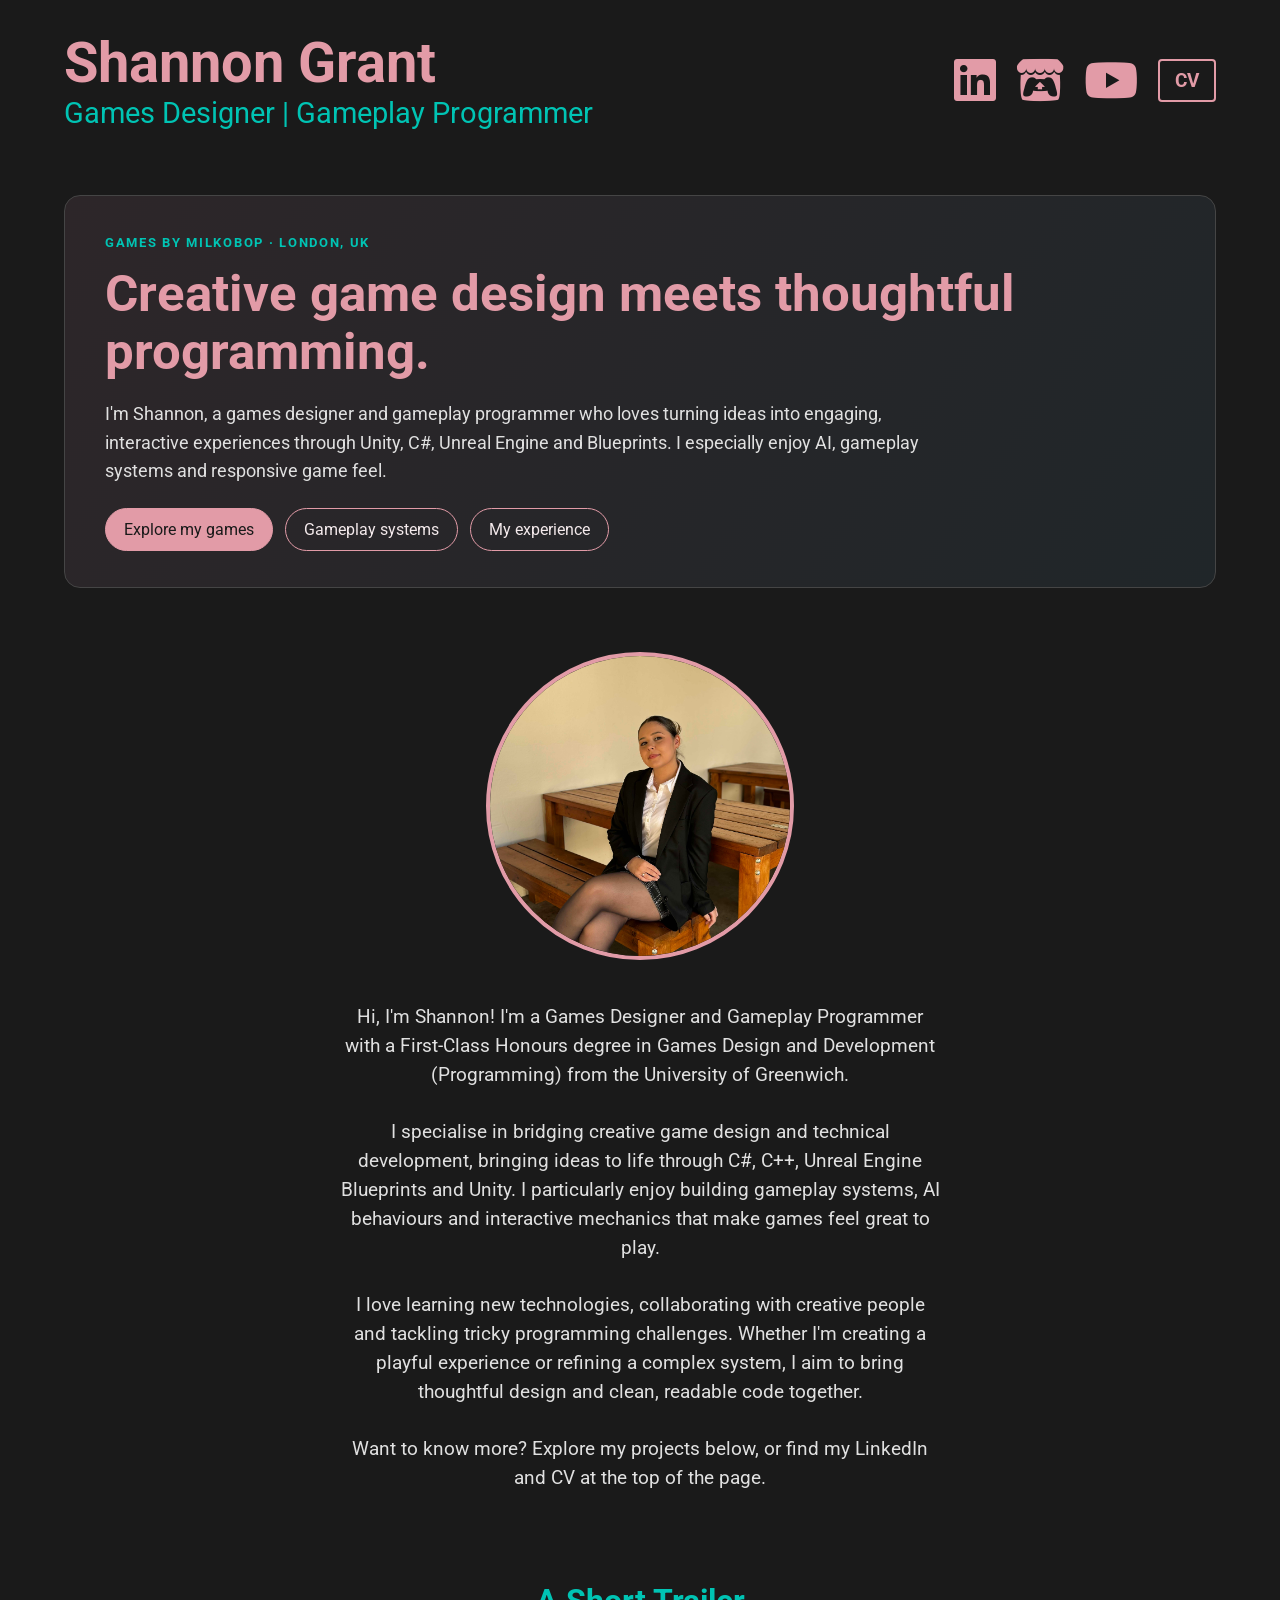
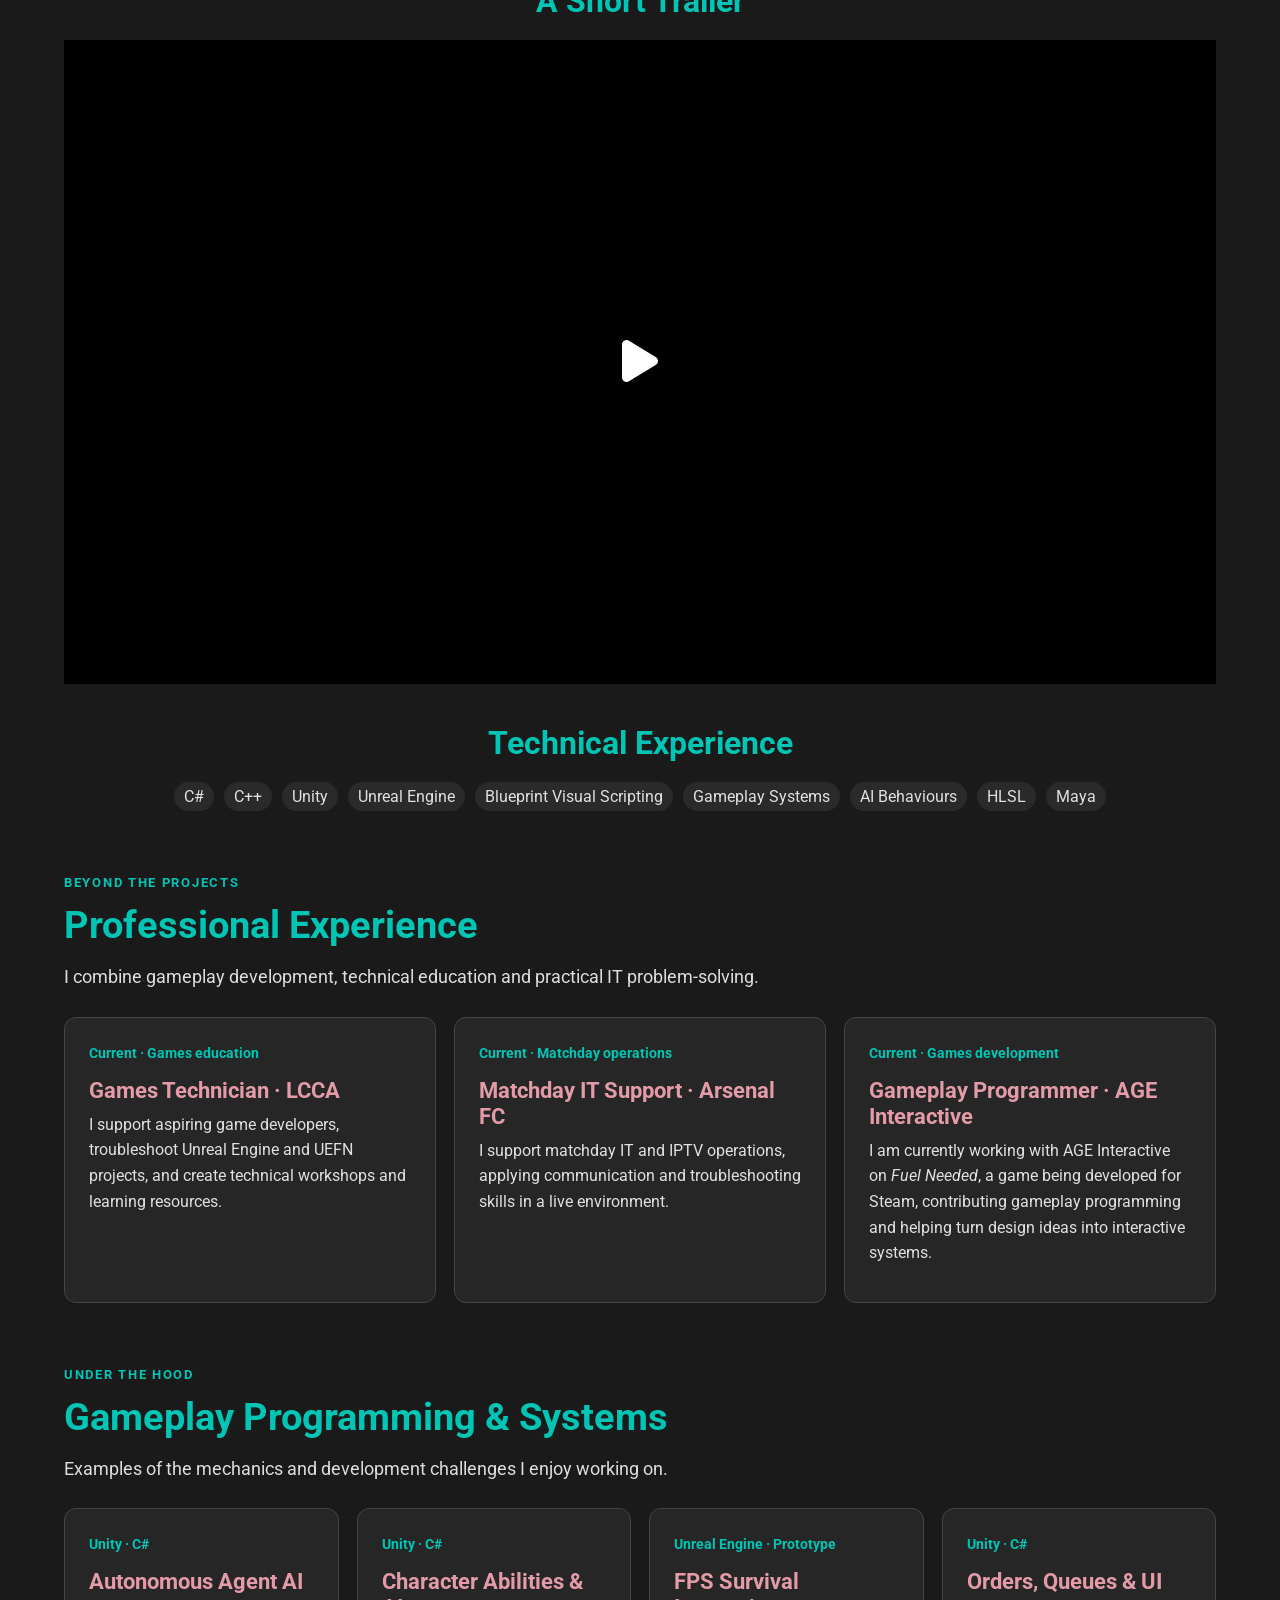
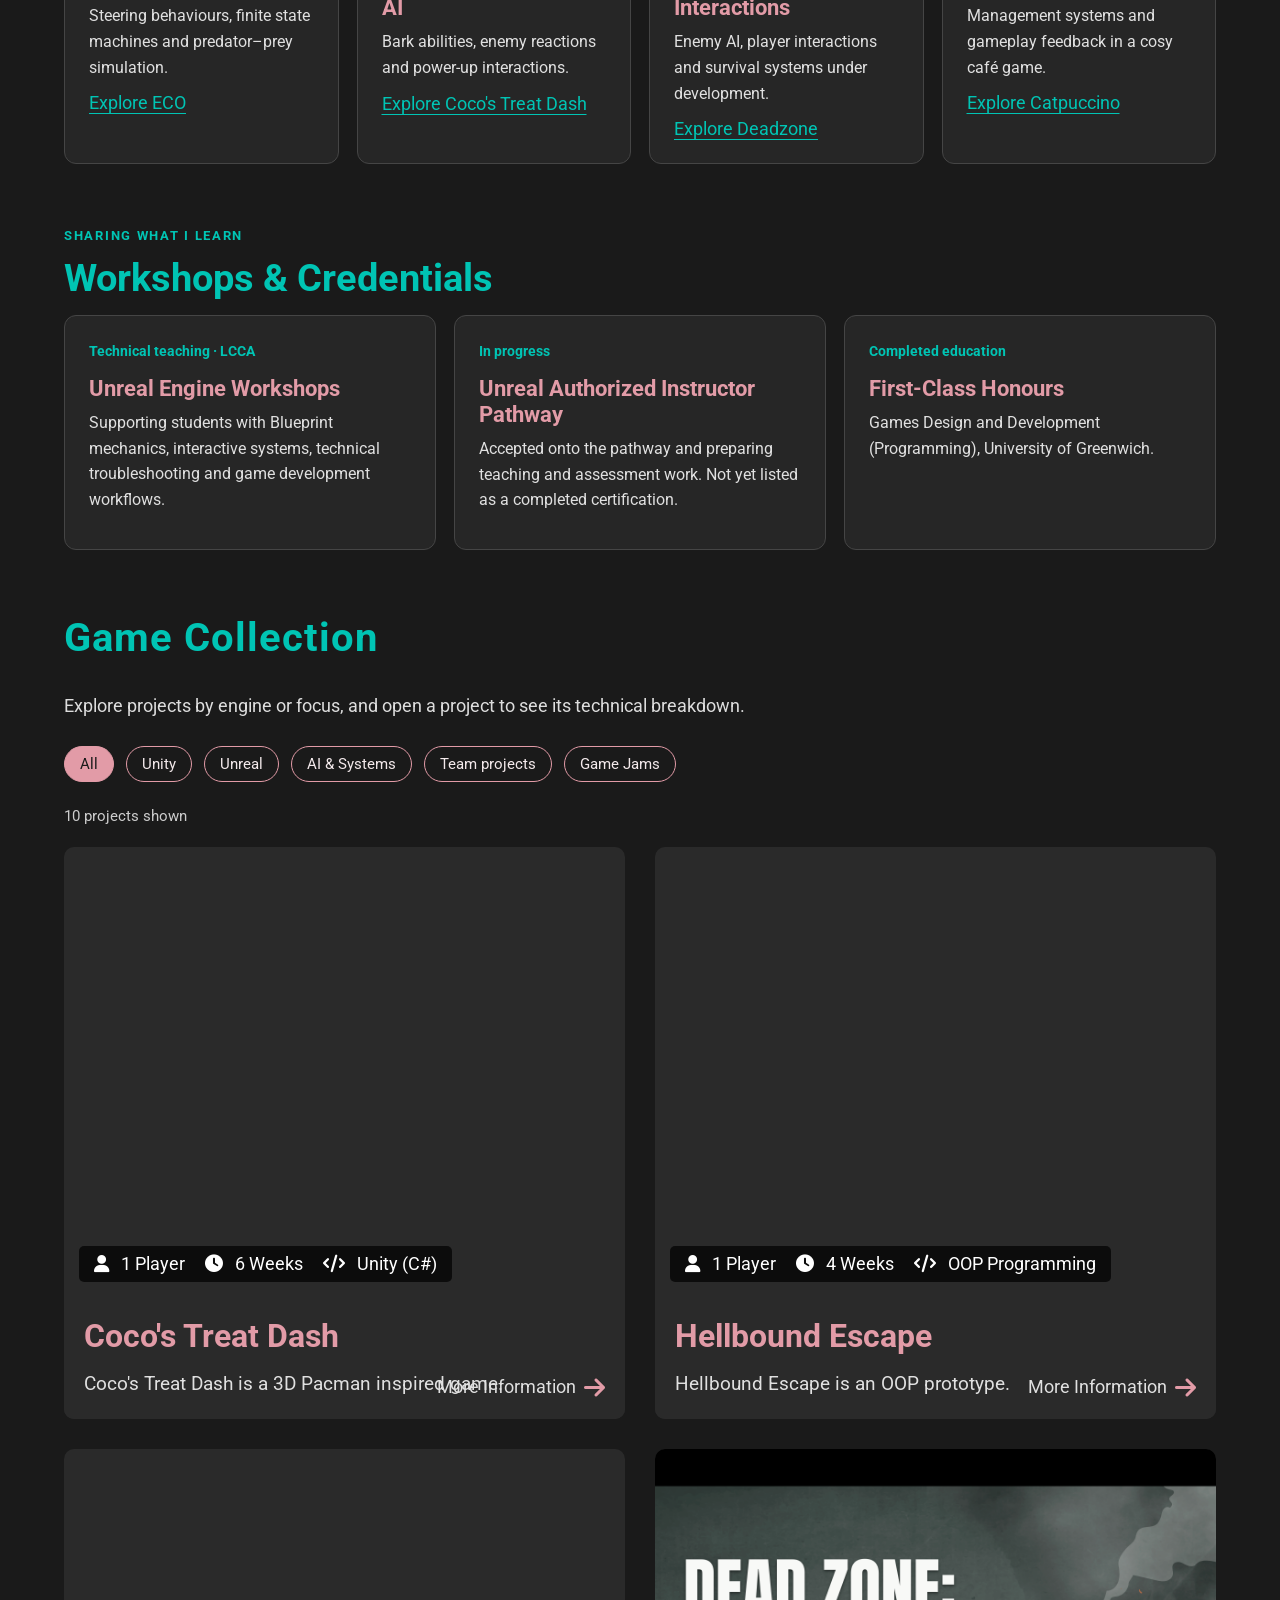
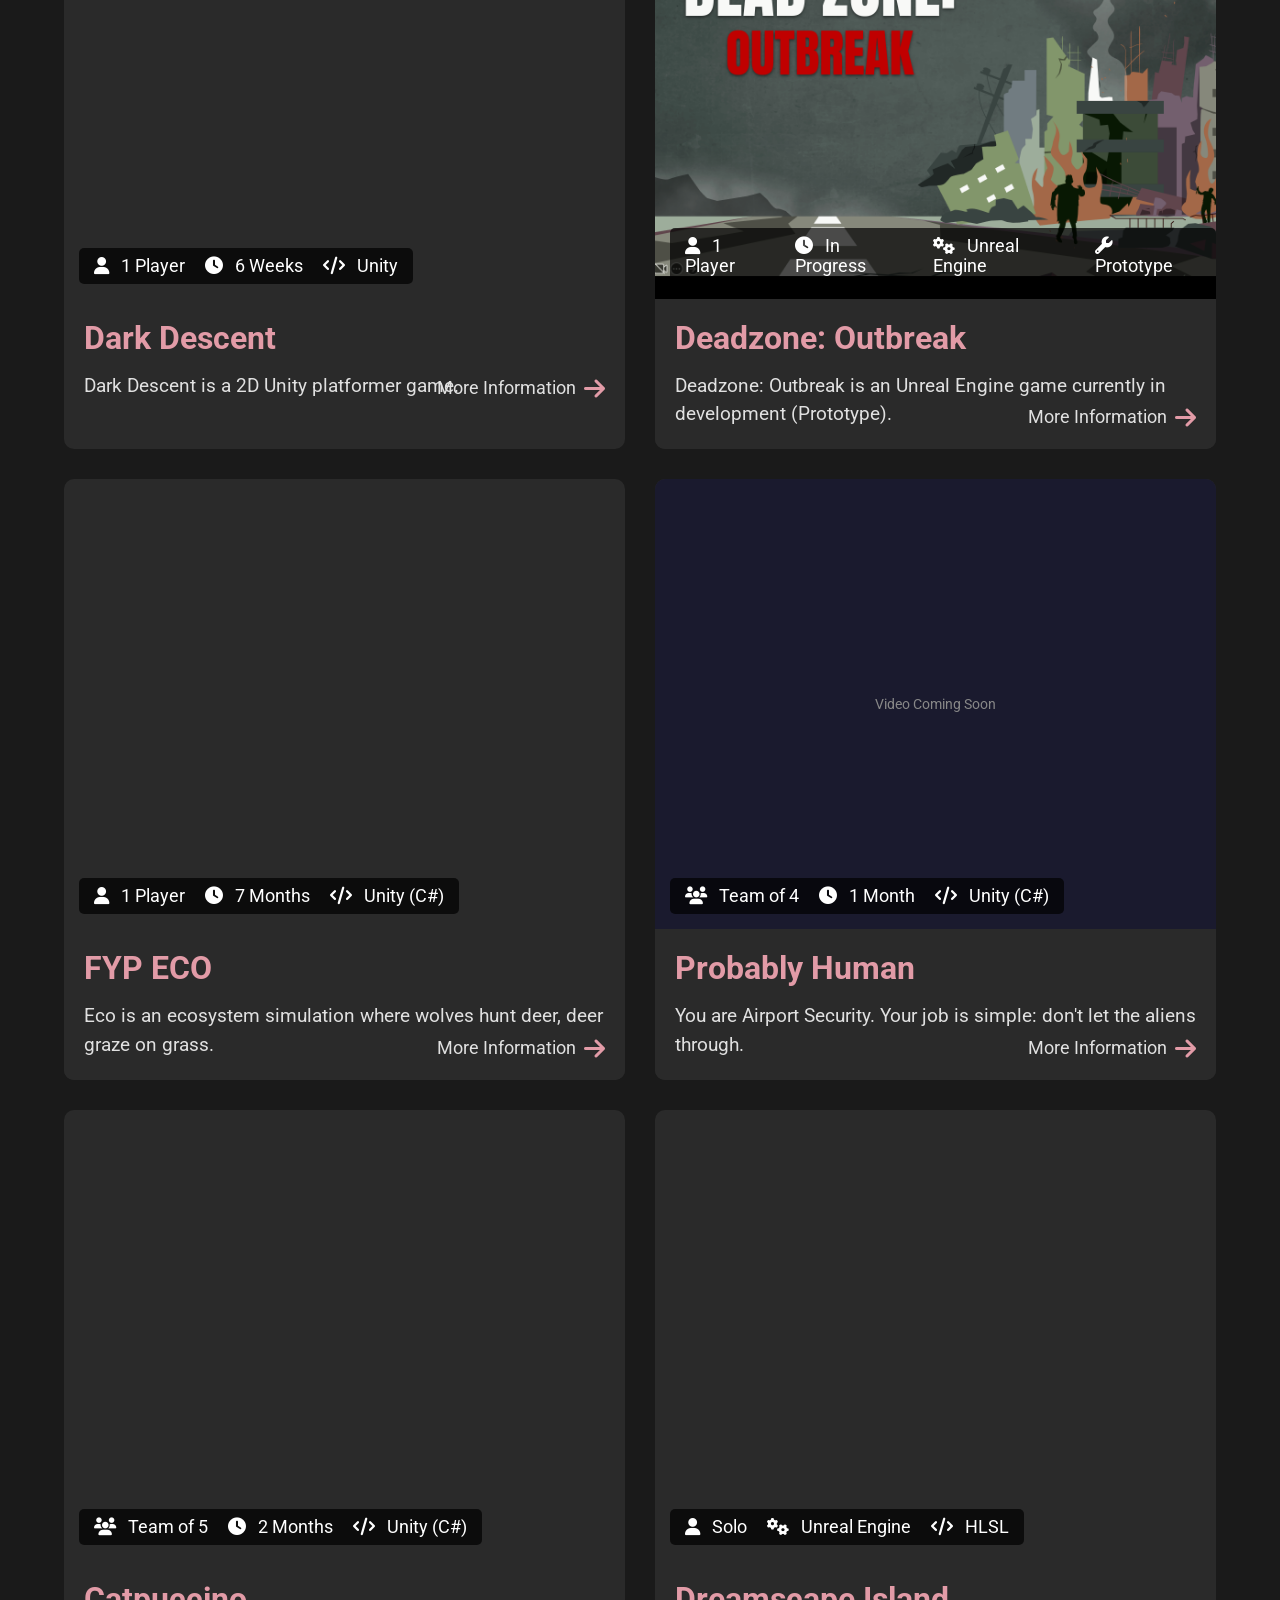
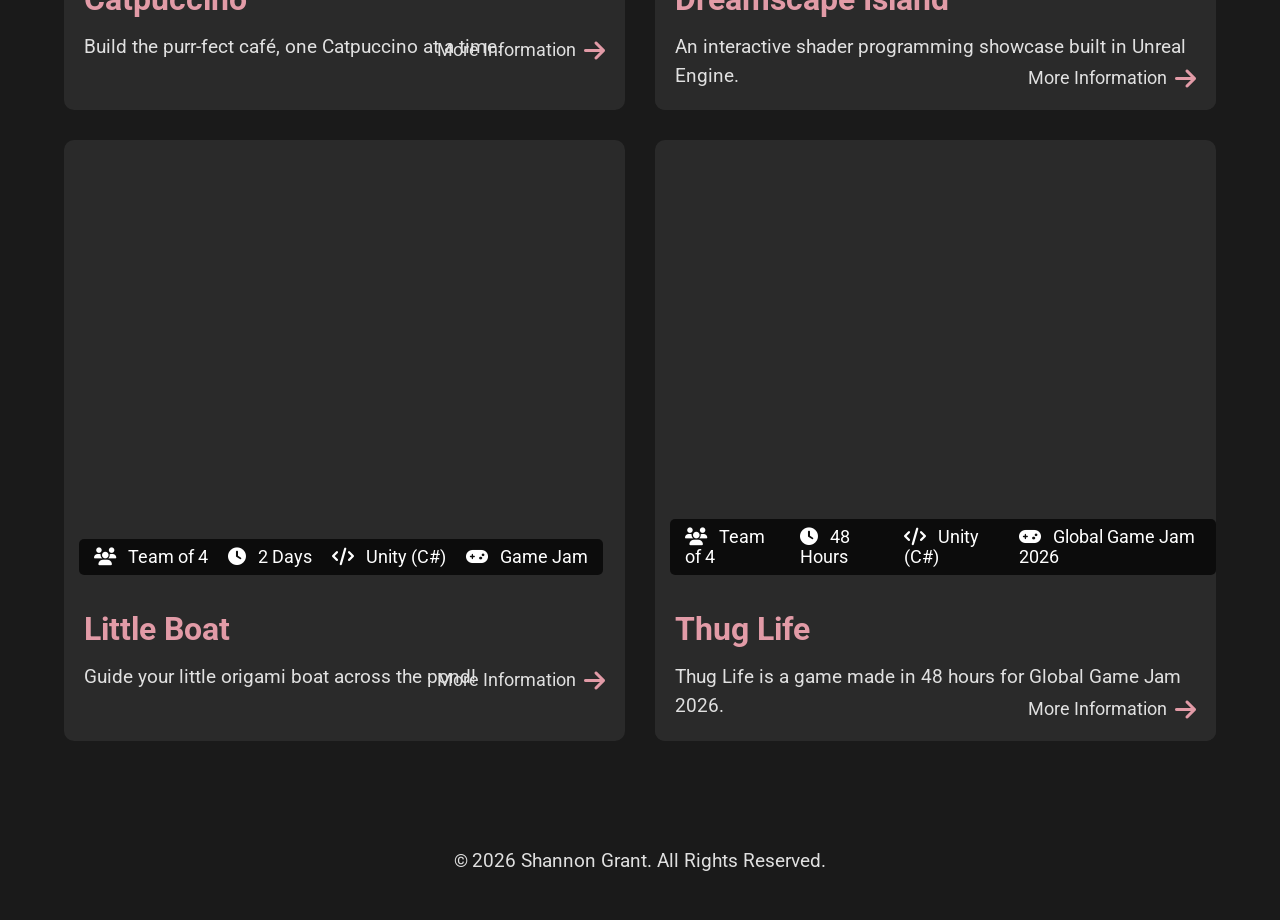
<file: index.html>
<!DOCTYPE html>
<html lang="en">
<head>
  <meta charset="UTF-8">
  <meta name="viewport" content="width=device-width, initial-scale=1.0">
  <title>Shannon Grant - Portfolio</title>
  <!-- Load Font Awesome -->
  <link rel="stylesheet" href="https://cdnjs.cloudflare.com/ajax/libs/font-awesome/6.4.2/css/all.min.css">
  <!-- Load Google Fonts for Roboto -->
  <link href="https://fonts.googleapis.com/css2?family=Roboto:wght@400;700&display=swap" rel="stylesheet">
  <!-- Link to your custom CSS -->
  <link rel="stylesheet" href="style.css">
  <link rel="stylesheet" href="portfolio-enhancements.css?v=backtotop-restored">
  <style>
    /* Inline override if needed */
    .profile-section .description {
      color: #e0e0e0;
    }
  </style>
</head>
<body>
  <!-- Header -->
  <header>
    <div class="header-container">
      <div class="profile-text-top">
        <h1>Shannon Grant</h1>
        <p class="title">Games Designer | Gameplay Programmer</p>
      </div>
      <div class="social-links">
        <a href="https://uk.linkedin.com/in/shannon-grant-390736309" target="_blank" aria-label="LinkedIn">
          <i class="fab fa-linkedin"></i>
        </a>
        <a href="https://milkobop.itch.io/" target="_blank" aria-label="Itch.io">
          <i class="fab fa-itch-io"></i>
        </a>
        <a href="https://www.youtube.com/@Milkobop" target="_blank" aria-label="YouTube">
          <i class="fab fa-youtube"></i>
        </a>
        <a href="CV.pdf" target="_blank" class="cv-btn" aria-label="CV">CV</a>
      </div>
    </div>
  </header>
  
<section class="portfolio-hero" aria-labelledby="hero-heading"><p class="hero-eyebrow">Games by Milkobop · London, UK</p><h2 id="hero-heading">Creative game design meets thoughtful programming.</h2><p>I'm Shannon, a games designer and gameplay programmer who loves turning ideas into engaging, interactive experiences through Unity, C#, Unreal Engine and Blueprints. I especially enjoy AI, gameplay systems and responsive game feel.</p><div class="hero-actions"><a class="hero-button primary" href="#projects">Explore my games</a><a class="hero-button" href="#gameplay-systems">Gameplay systems</a><a class="hero-button" href="#experience">My experience</a></div></section>
  <!-- About Section (Photo & Description) -->
  <section class="about-me">
    <div class="about-content">
      <div class="about-pic">
        <img src="shannon.jpg" alt="Profile Picture">
      </div>
      <p class="description">
        Hi, I'm Shannon! I'm a Games Designer and Gameplay Programmer with a First-Class Honours degree in Games Design and Development (Programming) from the University of Greenwich.<br><br>
        I specialise in bridging creative game design and technical development, bringing ideas to life through C#, C++, Unreal Engine Blueprints and Unity. I particularly enjoy building gameplay systems, AI behaviours and interactive mechanics that make games feel great to play.<br><br>
        
        I love learning new technologies, collaborating with creative people and tackling tricky programming challenges. Whether I'm creating a playful experience or refining a complex system, I aim to bring thoughtful design and clean, readable code together.<br><br>
        Want to know more? Explore my projects below, or find my LinkedIn and CV at the top of the page.
      </p>
    </div>
  </section>
  
  <!-- Trailer Section -->
  <section class="trailer-section">
    <h2 class="trailer-title">A Short Trailer</h2>
    <div class="trailer-video-wrapper">
      <div id="player"></div>
      <div class="play-btn">
        <i class="fas fa-play"></i>
      </div>
    </div>
  </section>
  
  <!-- Technical Experience Section -->
  <section class="technical-experience">
    <h2>Technical Experience</h2>
    <div class="tags">
      <span class="tag">C#</span>
      <span class="tag">C++</span>
      <span class="tag">Unity</span>
      <span class="tag">Unreal Engine</span>
      <span class="tag">Blueprint Visual Scripting</span>
      <span class="tag">Gameplay Systems</span>
      <span class="tag">AI Behaviours</span>
      <span class="tag">HLSL</span>
      <span class="tag">Maya</span>
    </div>
  </section>
  
<section class="portfolio-section" id="experience"><p class="section-eyebrow">Beyond the projects</p><h2>Professional Experience</h2><p class="portfolio-intro">I combine gameplay development, technical education and practical IT problem-solving.</p><div class="portfolio-cards">
<article class="portfolio-card"><p class="minor">Current · Games education</p><h3>Games Technician · LCCA</h3><p>I support aspiring game developers, troubleshoot Unreal Engine and UEFN projects, and create technical workshops and learning resources.</p></article>
<article class="portfolio-card"><p class="minor">Current · Matchday operations</p><h3>Matchday IT Support · Arsenal FC</h3><p>I support matchday IT and IPTV operations, applying communication and troubleshooting skills in a live environment.</p></article>
<article class="portfolio-card"><p class="minor">Current · Games development</p><h3>Gameplay Programmer · AGE Interactive</h3><p>I am currently working with AGE Interactive on <em>Fuel Needed</em>, a game being developed for Steam, contributing gameplay programming and helping turn design ideas into interactive systems.</p></article></div></section>
<section class="portfolio-section" id="gameplay-systems"><p class="section-eyebrow">Under the hood</p><h2>Gameplay Programming &amp; Systems</h2><p class="portfolio-intro">Examples of the mechanics and development challenges I enjoy working on.</p><div class="portfolio-cards">
<article class="portfolio-card"><p class="minor">Unity · C#</p><h3>Autonomous Agent AI</h3><p>Steering behaviours, finite state machines and predator–prey simulation.</p><a href="FYP_ECO.html#technical-breakdown">Explore ECO</a></article>
<article class="portfolio-card"><p class="minor">Unity · C#</p><h3>Character Abilities &amp; AI</h3><p>Bark abilities, enemy reactions and power-up interactions.</p><a href="Coco's Treat Dash.html#technical-breakdown">Explore Coco's Treat Dash</a></article>
<article class="portfolio-card"><p class="minor">Unreal Engine · Prototype</p><h3>FPS Survival Interactions</h3><p>Enemy AI, player interactions and survival systems under development.</p><a href="DeadzoneOutbreak.html#technical-breakdown">Explore Deadzone</a></article>
<article class="portfolio-card"><p class="minor">Unity · C#</p><h3>Orders, Queues &amp; UI</h3><p>Management systems and gameplay feedback in a cosy café game.</p><a href="Catpuccino.html#technical-breakdown">Explore Catpuccino</a></article></div></section>
<section class="portfolio-section" id="workshops"><p class="section-eyebrow">Sharing what I learn</p><h2>Workshops &amp; Credentials</h2><div class="portfolio-cards">
<article class="portfolio-card"><p class="minor">Technical teaching · LCCA</p><h3>Unreal Engine Workshops</h3><p>Supporting students with Blueprint mechanics, interactive systems, technical troubleshooting and game development workflows.</p></article>
<article class="portfolio-card"><p class="minor">In progress</p><h3>Unreal Authorized Instructor Pathway</h3><p>Accepted onto the pathway and preparing teaching and assessment work. Not yet listed as a completed certification.</p></article>
<article class="portfolio-card"><p class="minor">Completed education</p><h3>First-Class Honours</h3><p>Games Design and Development (Programming), University of Greenwich.</p></article></div></section>
  <!-- Game Collection Section -->
  <section class="game-collection" id="projects">
    <h2>Game Collection</h2>
    <p class="portfolio-intro">Explore projects by engine or focus, and open a project to see its technical breakdown.</p><div class="project-filters" role="group" aria-label="Filter projects"><button class="filter-button" type="button" data-project-filter="all" aria-pressed="true">All</button><button class="filter-button" type="button" data-project-filter="unity" aria-pressed="false">Unity</button><button class="filter-button" type="button" data-project-filter="unreal" aria-pressed="false">Unreal</button><button class="filter-button" type="button" data-project-filter="ai" aria-pressed="false">AI &amp; Systems</button><button class="filter-button" type="button" data-project-filter="team" aria-pressed="false">Team projects</button><button class="filter-button" type="button" data-project-filter="jam" aria-pressed="false">Game Jams</button></div><p class="game-count" data-project-count aria-live="polite"></p>
<div class="game-grid">

      <!-- Card 1: Coco's Treat Dash -->
      <a href="Coco's Treat Dash.html" class="card-with-box" data-categories="unity ai team">
        <div class="card-top">
          <iframe width="100%" height="100%" 
            src="https://www.youtube.com/embed/ac4GIXZXnwo?autoplay=1&mute=1&controls=0&modestbranding=1&rel=0&loop=1&playlist=ac4GIXZXnwo" 
            title="Coco's Treat Dash" frameborder="0" allow="accelerometer; autoplay; clipboard-write; encrypted-media; gyroscope; picture-in-picture" allowfullscreen>
          </iframe>
          <div class="info-strip-translucent">
            <span><i class="fas fa-user"></i> 1 Player</span>
            <span><i class="fas fa-clock"></i> 6 Weeks</span>
            <span><i class="fas fa-code"></i> Unity (C#)</span>
          </div>
          <div class="game-overlay">
            <h3>Coco's Treat Dash</h3>
            <span class="game-subtitle">Gameplay Programmer</span>
          </div>
        </div>
        <div class="card-bottom">
          <h4>Coco's Treat Dash</h4>
          <p>Coco's Treat Dash is a 3D Pacman inspired game.</p>
          <div class="arrow-top-right">
            <span class="arrow-text">More Information</span>
            <i class="fas fa-arrow-right"></i>
          </div>
        </div>
      </a>

      <!-- Card 2: Hellbound Escape -->
      <a href="HellboundEscape.html" class="card-with-box" data-categories="unity">
        <div class="card-top">
          <iframe width="100%" height="100%" 
            src="https://www.youtube.com/embed/WOweDd9oBq0?autoplay=1&mute=1&controls=0&modestbranding=1&rel=0&loop=1&playlist=WOweDd9oBq0" 
            title="Hellbound Escape" frameborder="0" allow="accelerometer; autoplay; clipboard-write; encrypted-media; gyroscope; picture-in-picture" allowfullscreen>
          </iframe>
          <div class="info-strip-translucent">
            <span><i class="fas fa-user"></i> 1 Player</span>
            <span><i class="fas fa-clock"></i> 4 Weeks</span>
            <span><i class="fas fa-code"></i> OOP Programming</span>
          </div>
          <div class="game-overlay">
            <h3>Hellbound Escape</h3>
            <span class="game-subtitle">Prototype</span>
          </div>
        </div>
        <div class="card-bottom">
          <h4>Hellbound Escape</h4>
          <p>Hellbound Escape is an OOP prototype.</p>
          <div class="arrow-top-right">
            <span class="arrow-text">More Information</span>
            <i class="fas fa-arrow-right"></i>
          </div>
        </div>
      </a>

      <!-- Card 3: Dark Descent -->
      <a href="DarkDescent.html" class="card-with-box" data-categories="unity">
        <div class="card-top">
          <iframe width="100%" height="100%" 
            src="https://www.youtube.com/embed/s9f7RmnwSqM?autoplay=1&mute=1&controls=0&modestbranding=1&rel=0&loop=1&playlist=s9f7RmnwSqM" 
            title="Dark Descent" frameborder="0" allow="accelerometer; autoplay; clipboard-write; encrypted-media; gyroscope; picture-in-picture" allowfullscreen>
          </iframe>
          <div class="info-strip-translucent">
            <span><i class="fas fa-user"></i> 1 Player</span>
            <span><i class="fas fa-clock"></i> 6 Weeks</span>
            <span><i class="fas fa-code"></i> Unity</span>
          </div>
          <div class="game-overlay">
            <h3>Dark Descent</h3>
            <span class="game-subtitle">Gameplay Programmer</span>
          </div>
        </div>
        <div class="card-bottom">
          <h4>Dark Descent</h4>
          <p>Dark Descent is a 2D Unity platformer game.</p>
          <div class="arrow-top-right">
            <span class="arrow-text">More Information</span>
            <i class="fas fa-arrow-right"></i>
          </div>
        </div>
      </a>

      <!-- Card 4: Deadzone: Outbreak (Prototype) -->
      <a href="DeadzoneOutbreak.html" class="card-with-box" data-categories="unreal ai">
        <div class="card-top">
          <img src="Deadzoneoutbreak.jpg" alt="Deadzone: Outbreak" style="width:100%; height:100%; object-fit:cover;">
          <div class="info-strip-translucent">
            <span><i class="fas fa-user"></i> 1 Player</span>
            <span><i class="fas fa-clock"></i> In Progress</span>
            <span><i class="fas fa-cogs"></i> Unreal Engine</span>
            <span><i class="fas fa-wrench"></i> Prototype</span>
          </div>
          <div class="game-overlay">
            <h3>Deadzone: Outbreak</h3>
            <span class="game-subtitle">(Prototype)</span>
          </div>
        </div>
        <div class="card-bottom">
          <h4>Deadzone: Outbreak</h4>
          <p>Deadzone: Outbreak is an Unreal Engine game currently in development (Prototype).</p>
          <div class="arrow-top-right">
            <span class="arrow-text">More Information</span>
            <i class="fas fa-arrow-right"></i>
          </div>
        </div>
      </a>

      <!-- Card 5: FYP ECO -->
      <a href="FYP_ECO.html" class="card-with-box" data-categories="unity ai">
        <div class="card-top">
          <iframe width="100%" height="100%"
            src="https://www.youtube.com/embed/FxixtV3Blkg?autoplay=1&mute=1&controls=0&modestbranding=1&rel=0&loop=1&playlist=FxixtV3Blkg"
            title="FYP ECO" frameborder="0" allow="accelerometer; autoplay; clipboard-write; encrypted-media; gyroscope; picture-in-picture" allowfullscreen>
          </iframe>
          <div class="info-strip-translucent">
            <span><i class="fas fa-user"></i> 1 Player</span>
            <span><i class="fas fa-clock"></i> 7 Months</span>
            <span><i class="fas fa-code"></i> Unity (C#)</span>
          </div>
          <div class="game-overlay">
            <h3>FYP ECO</h3>
            <span class="game-subtitle">Sole Developer</span>
          </div>
        </div>
        <div class="card-bottom">
          <h4>FYP ECO</h4>
          <p>Eco is an ecosystem simulation where wolves hunt deer, deer graze on grass.</p>
          <div class="arrow-top-right">
            <span class="arrow-text">More Information</span>
            <i class="fas fa-arrow-right"></i>
          </div>
        </div>
      </a>

      <!-- Card 6: Probably Human -->
      <!-- TODO: Replace the image src below with a gameplay screenshot, or swap for an iframe once you have a YouTube link -->
      <a href="ProbablyHuman.html" class="card-with-box" data-categories="unity team">
        <div class="card-top">
          <div style="width:100%; height:100%; background:#1a1a2e; display:flex; align-items:center; justify-content:center;">
            <span style="color:#888; font-family:Roboto,sans-serif; font-size:0.9rem;">Video Coming Soon</span>
          </div>
          <div class="info-strip-translucent">
            <span><i class="fas fa-users"></i> Team of 4</span>
            <span><i class="fas fa-clock"></i> 1 Month</span>
            <span><i class="fas fa-code"></i> Unity (C#)</span>
          </div>
          <div class="game-overlay">
            <h3>Probably Human</h3>
            <span class="game-subtitle">Gameplay Programmer</span>
          </div>
        </div>
        <div class="card-bottom">
          <h4>Probably Human</h4>
          <p>You are Airport Security. Your job is simple: don't let the aliens through.</p>
          <div class="arrow-top-right">
            <span class="arrow-text">More Information</span>
            <i class="fas fa-arrow-right"></i>
          </div>
        </div>
      </a>

      <!-- Card 7: Catpuccino -->
      <a href="Catpuccino.html" class="card-with-box" data-categories="unity team">
        <div class="card-top">
          <iframe width="100%" height="100%"
            src="https://www.youtube.com/embed/iL2otmAUKgQ?autoplay=1&mute=1&controls=0&modestbranding=1&rel=0&loop=1&playlist=iL2otmAUKgQ"
            title="Catpuccino" frameborder="0" allow="accelerometer; autoplay; clipboard-write; encrypted-media; gyroscope; picture-in-picture" allowfullscreen>
          </iframe>
          <div class="info-strip-translucent">
            <span><i class="fas fa-users"></i> Team of 5</span>
            <span><i class="fas fa-clock"></i> 2 Months</span>
            <span><i class="fas fa-code"></i> Unity (C#)</span>
          </div>
          <div class="game-overlay">
            <h3>Catpuccino</h3>
            <span class="game-subtitle">Gameplay Programmer</span>
          </div>
        </div>
        <div class="card-bottom">
          <h4>Catpuccino</h4>
          <p>Build the purr-fect café, one Catpuccino at a time.</p>
          <div class="arrow-top-right">
            <span class="arrow-text">More Information</span>
            <i class="fas fa-arrow-right"></i>
          </div>
        </div>
      </a>

      <!-- Card 8: Dreamscape Island (Shader Programming) -->
      <a href="ShaderProgramming.html" class="card-with-box" data-categories="unity">
        <div class="card-top">
          <iframe width="100%" height="100%"
            src="https://www.youtube.com/embed/JZT0EwiTYFw?autoplay=1&mute=1&controls=0&modestbranding=1&rel=0&loop=1&playlist=JZT0EwiTYFw"
            title="Dreamscape Island" frameborder="0" allow="accelerometer; autoplay; clipboard-write; encrypted-media; gyroscope; picture-in-picture" allowfullscreen>
          </iframe>
          <div class="info-strip-translucent">
            <span><i class="fas fa-user"></i> Solo</span>
            <span><i class="fas fa-cogs"></i> Unreal Engine</span>
            <span><i class="fas fa-code"></i> HLSL</span>
          </div>
          <div class="game-overlay">
            <h3>Dreamscape Island</h3>
            <span class="game-subtitle">Shader Programmer</span>
          </div>
        </div>
        <div class="card-bottom">
          <h4>Dreamscape Island</h4>
          <p>An interactive shader programming showcase built in Unreal Engine.</p>
          <div class="arrow-top-right">
            <span class="arrow-text">More Information</span>
            <i class="fas fa-arrow-right"></i>
          </div>
        </div>
      </a>

      <!-- Card 9: Little Boat (Game Jam) -->
      <a href="LittleBoat.html" class="card-with-box" data-categories="unity team jam">
        <div class="card-top">
          <iframe width="100%" height="100%"
            src="https://www.youtube.com/embed/m-3ovWhJ9cg?autoplay=1&mute=1&controls=0&modestbranding=1&rel=0&loop=1&playlist=m-3ovWhJ9cg"
            title="Little Boat" frameborder="0" allow="accelerometer; autoplay; clipboard-write; encrypted-media; gyroscope; picture-in-picture" allowfullscreen>
          </iframe>
          <div class="info-strip-translucent">
            <span><i class="fas fa-users"></i> Team of 4</span>
            <span><i class="fas fa-clock"></i> 2 Days</span>
            <span><i class="fas fa-code"></i> Unity (C#)</span>
            <span><i class="fas fa-gamepad"></i> Game Jam</span>
          </div>
          <div class="game-overlay">
            <h3>Little Boat</h3>
            <span class="game-subtitle">Gameplay Programmer</span>
          </div>
        </div>
        <div class="card-bottom">
          <h4>Little Boat</h4>
          <p>Guide your little origami boat across the pond!</p>
          <div class="arrow-top-right">
            <span class="arrow-text">More Information</span>
            <i class="fas fa-arrow-right"></i>
          </div>
        </div>
      </a>

      <!-- Card 10: Thug Life (Global Game Jam 2026) -->
      <a href="ThugLife.html" class="card-with-box" data-categories="unity team jam">
        <div class="card-top">
          <iframe width="100%" height="100%"
            src="https://www.youtube.com/embed/WnVXUKbKDXo?autoplay=1&mute=1&controls=0&modestbranding=1&rel=0&loop=1&playlist=WnVXUKbKDXo"
            title="Thug Life" frameborder="0" allow="accelerometer; autoplay; clipboard-write; encrypted-media; gyroscope; picture-in-picture" allowfullscreen>
          </iframe>
          <div class="info-strip-translucent">
            <span><i class="fas fa-users"></i> Team of 4</span>
            <span><i class="fas fa-clock"></i> 48 Hours</span>
            <span><i class="fas fa-code"></i> Unity (C#)</span>
            <span><i class="fas fa-gamepad"></i> Global Game Jam 2026</span>
          </div>
          <div class="game-overlay">
            <h3>Thug Life</h3>
            <span class="game-subtitle">Gameplay Programmer</span>
          </div>
        </div>
        <div class="card-bottom">
          <h4>Thug Life</h4>
          <p>Thug Life is a game made in 48 hours for Global Game Jam 2026.</p>
          <div class="arrow-top-right">
            <span class="arrow-text">More Information</span>
            <i class="fas fa-arrow-right"></i>
          </div>
        </div>
      </a>

    </div>
  </section>
  
  <button id="back-to-top" class="back-to-top" type="button" aria-label="Back to top" title="Back to top" hidden><i class="fas fa-arrow-up" aria-hidden="true"></i><span>Top</span></button>
  <footer>
    <p>© <span class="footer-text">2026 Shannon Grant. All Rights Reserved.</span></p>
  </footer>
  
  <script src="portfolio-enhancements.js?v=backtotop-restored" defer></script>
  <!-- YouTube IFrame API Script for the Homepage Trailer -->
  <script src="https://www.youtube.com/iframe_api"></script>
  <script>
    var player;
    function onYouTubeIframeAPIReady() {
      player = new YT.Player('player', {
        height: '644',
        width: '1152',
        videoId: 'NO97sn75OW0',
        playerVars: {
          'autoplay': 0,
          'controls': 1,
          'modestbranding': 1,
          'rel': 0,
          'mute': 1
        },
        events: {
          'onReady': onPlayerReady,
          'onStateChange': onPlayerStateChange
        }
      });
    }
    
    function onPlayerReady(event) {
      document.querySelector('.play-btn').style.display = 'block';
    }
    
    function onPlayerStateChange(event) {
      if (event.data == YT.PlayerState.PAUSED) {
        document.querySelector('.play-btn').style.display = 'block';
      } else if (event.data == YT.PlayerState.PLAYING) {
        document.querySelector('.play-btn').style.display = 'none';
      }
    }
    
    const playButton = document.querySelector('.play-btn');
    playButton.addEventListener('click', function() {
      player.playVideo();
      playButton.style.display = 'none';
    });
  </script>
  
  <!-- Fade-out Transition Script for Card Links -->
  <script>
    document.querySelectorAll('a.card-with-box').forEach(link => {
      link.addEventListener('click', function(e) {
        e.preventDefault();
        const url = this.getAttribute('href');
        document.body.classList.add('fade-out');
        setTimeout(() => {
          window.location.href = url;
        }, 500);
      });
    });
    window.addEventListener("pageshow", function(event) {
      if (event.persisted) {
        window.location.reload();
      }
    });
  </script>
  
</body>
</html>
</file>
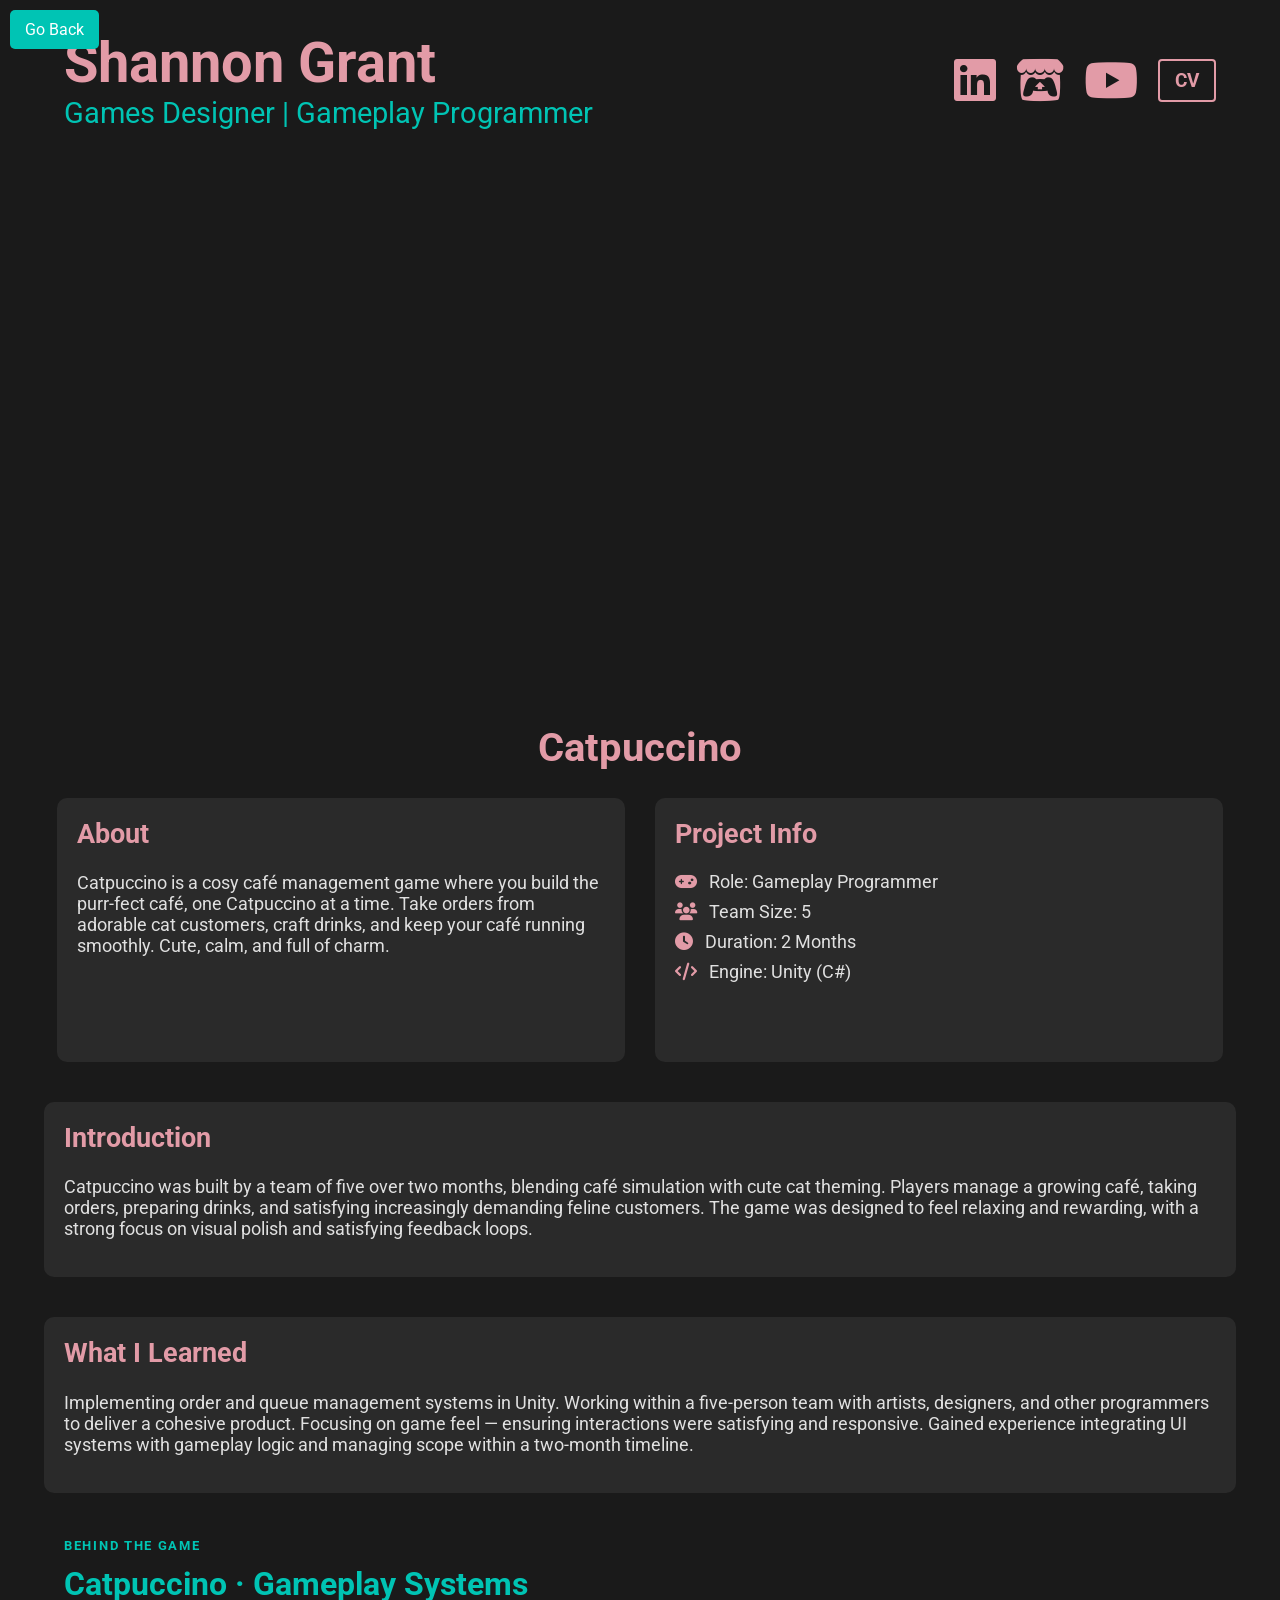
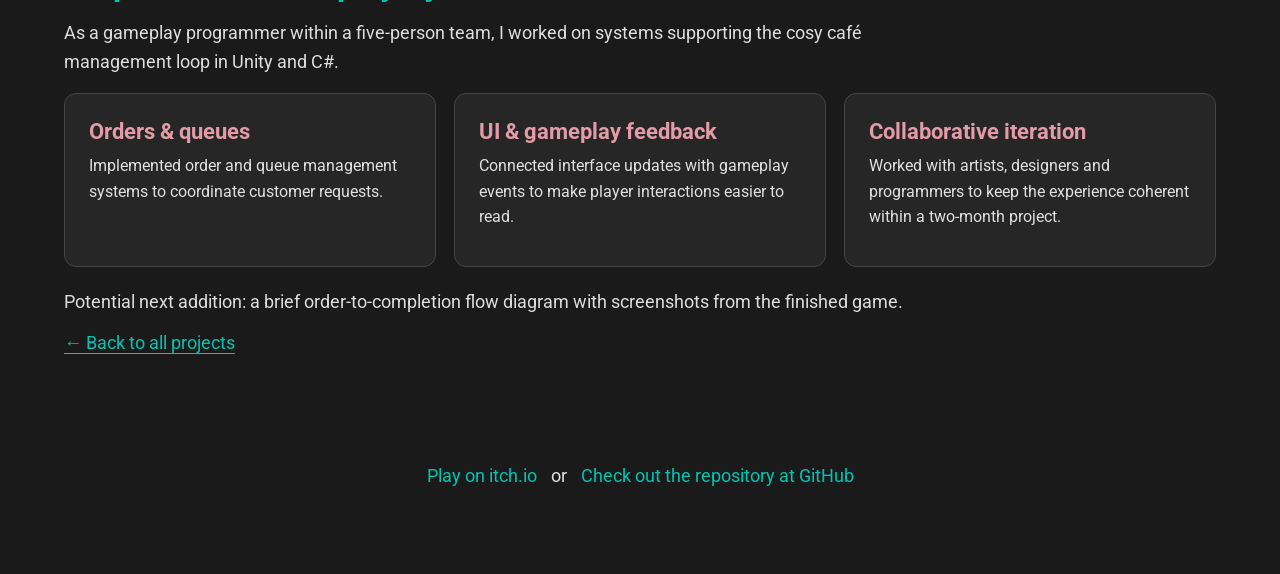
<file: Catpuccino.html>
<!DOCTYPE html>
<html lang="en">
<head>
  <meta charset="UTF-8">
  <meta name="viewport" content="width=device-width, initial-scale=1.0">
  <title>Catpuccino - Details</title>
  <link rel="stylesheet" href="https://cdnjs.cloudflare.com/ajax/libs/font-awesome/6.4.2/css/all.min.css">
  <link href="https://fonts.googleapis.com/css2?family=Roboto:wght@400;700&display=swap" rel="stylesheet">
  <link rel="stylesheet" href="style.css">
  <link rel="stylesheet" href="details.css">
  <link rel="stylesheet" href="portfolio-enhancements.css">
</head>
<body>
  <a href="index.html" class="back-btn">Go Back</a>
  <header>
    <div class="header-container">
      <div class="profile-text-top">
        <h1>Shannon Grant</h1>
        <p class="title">Games Designer | Gameplay Programmer</p>
      </div>
      <div class="social-links">
        <a href="https://uk.linkedin.com/in/shannon-grant-390736309" target="_blank" aria-label="LinkedIn"><i class="fab fa-linkedin"></i></a>
        <a href="https://milkobop.itch.io/" target="_blank" aria-label="Itch.io"><i class="fab fa-itch-io"></i></a>
        <a href="https://www.youtube.com/@Milkobop" target="_blank" aria-label="YouTube"><i class="fab fa-youtube"></i></a>
        <a href="CV.pdf" target="_blank" class="cv-btn" aria-label="CV">CV</a>
      </div>
    </div>
  </header>

  <main class="details-container">
    <section class="game-video-section">
      <div class="video-wrapper">
        <iframe width="100%" height="100%"
          src="https://www.youtube.com/embed/iL2otmAUKgQ?autoplay=1&mute=1&controls=1&modestbranding=1&rel=0"
          title="Catpuccino" frameborder="0"
          allow="accelerometer; autoplay; clipboard-write; encrypted-media; gyroscope; picture-in-picture" allowfullscreen>
        </iframe>
      </div>
    </section>
    <h1 class="game-title">Catpuccino</h1>

    <section class="cards-section">
      <div class="card" id="about-card">
        <h2>About</h2>
        <p>Catpuccino is a cosy café management game where you build the purr-fect café, one Catpuccino at a time. Take orders from adorable cat customers, craft drinks, and keep your café running smoothly. Cute, calm, and full of charm.</p>
      </div>
      <div class="card" id="project-info-card">
        <h2>Project Info</h2>
        <ul class="project-info-list">
          <li><i class="fas fa-gamepad"></i> Role: Gameplay Programmer</li>
          <li><i class="fas fa-users"></i> Team Size: 5</li>
          <li><i class="fas fa-clock"></i> Duration: 2 Months</li>
          <li><i class="fas fa-code"></i> Engine: Unity (C#)</li>
          
        </ul>
      </div>
    </section>

    <section class="full-section" id="introduction">
      <h2 class="section-title">Introduction</h2>
      <p>Catpuccino was built by a team of five over two months, blending café simulation with cute cat theming. Players manage a growing café, taking orders, preparing drinks, and satisfying increasingly demanding feline customers. The game was designed to feel relaxing and rewarding, with a strong focus on visual polish and satisfying feedback loops.</p>
    </section>

    <section class="full-section" id="what-i-learned">
      <h2 class="section-title">What I Learned</h2>
      <p>Implementing order and queue management systems in Unity. Working within a five-person team with artists, designers, and other programmers to deliver a cohesive product. Focusing on game feel — ensuring interactions were satisfying and responsive. Gained experience integrating UI systems with gameplay logic and managing scope within a two-month timeline.</p>
    </section>
  <section class="portfolio-section portfolio-details" id="technical-breakdown"><p class="section-eyebrow">Behind the game</p><h2>Catpuccino · Gameplay Systems</h2><p class="portfolio-intro">As a gameplay programmer within a five-person team, I worked on systems supporting the cosy café management loop in Unity and C#.</p><div class="portfolio-cards"><article class="portfolio-card"><h3>Orders &amp; queues</h3><p>Implemented order and queue management systems to coordinate customer requests.</p></article><article class="portfolio-card"><h3>UI &amp; gameplay feedback</h3><p>Connected interface updates with gameplay events to make player interactions easier to read.</p></article><article class="portfolio-card"><h3>Collaborative iteration</h3><p>Worked with artists, designers and programmers to keep the experience coherent within a two-month project.</p></article></div><p class="portfolio-intro" style="margin-top:20px">Potential next addition: a brief order-to-completion flow diagram with screenshots from the finished game.</p><a class="text-link" href="index.html#projects">← Back to all projects</a></section>
  </main>

  <footer class="details-footer">
    <p>
      <a href="https://milkobop.itch.io/" target="_blank">Play on itch.io</a> or <a href="https://github.com/milkobop" target="_blank">Check out the repository at GitHub</a>
    </p>
  </footer>
</body>
</html>
</file>
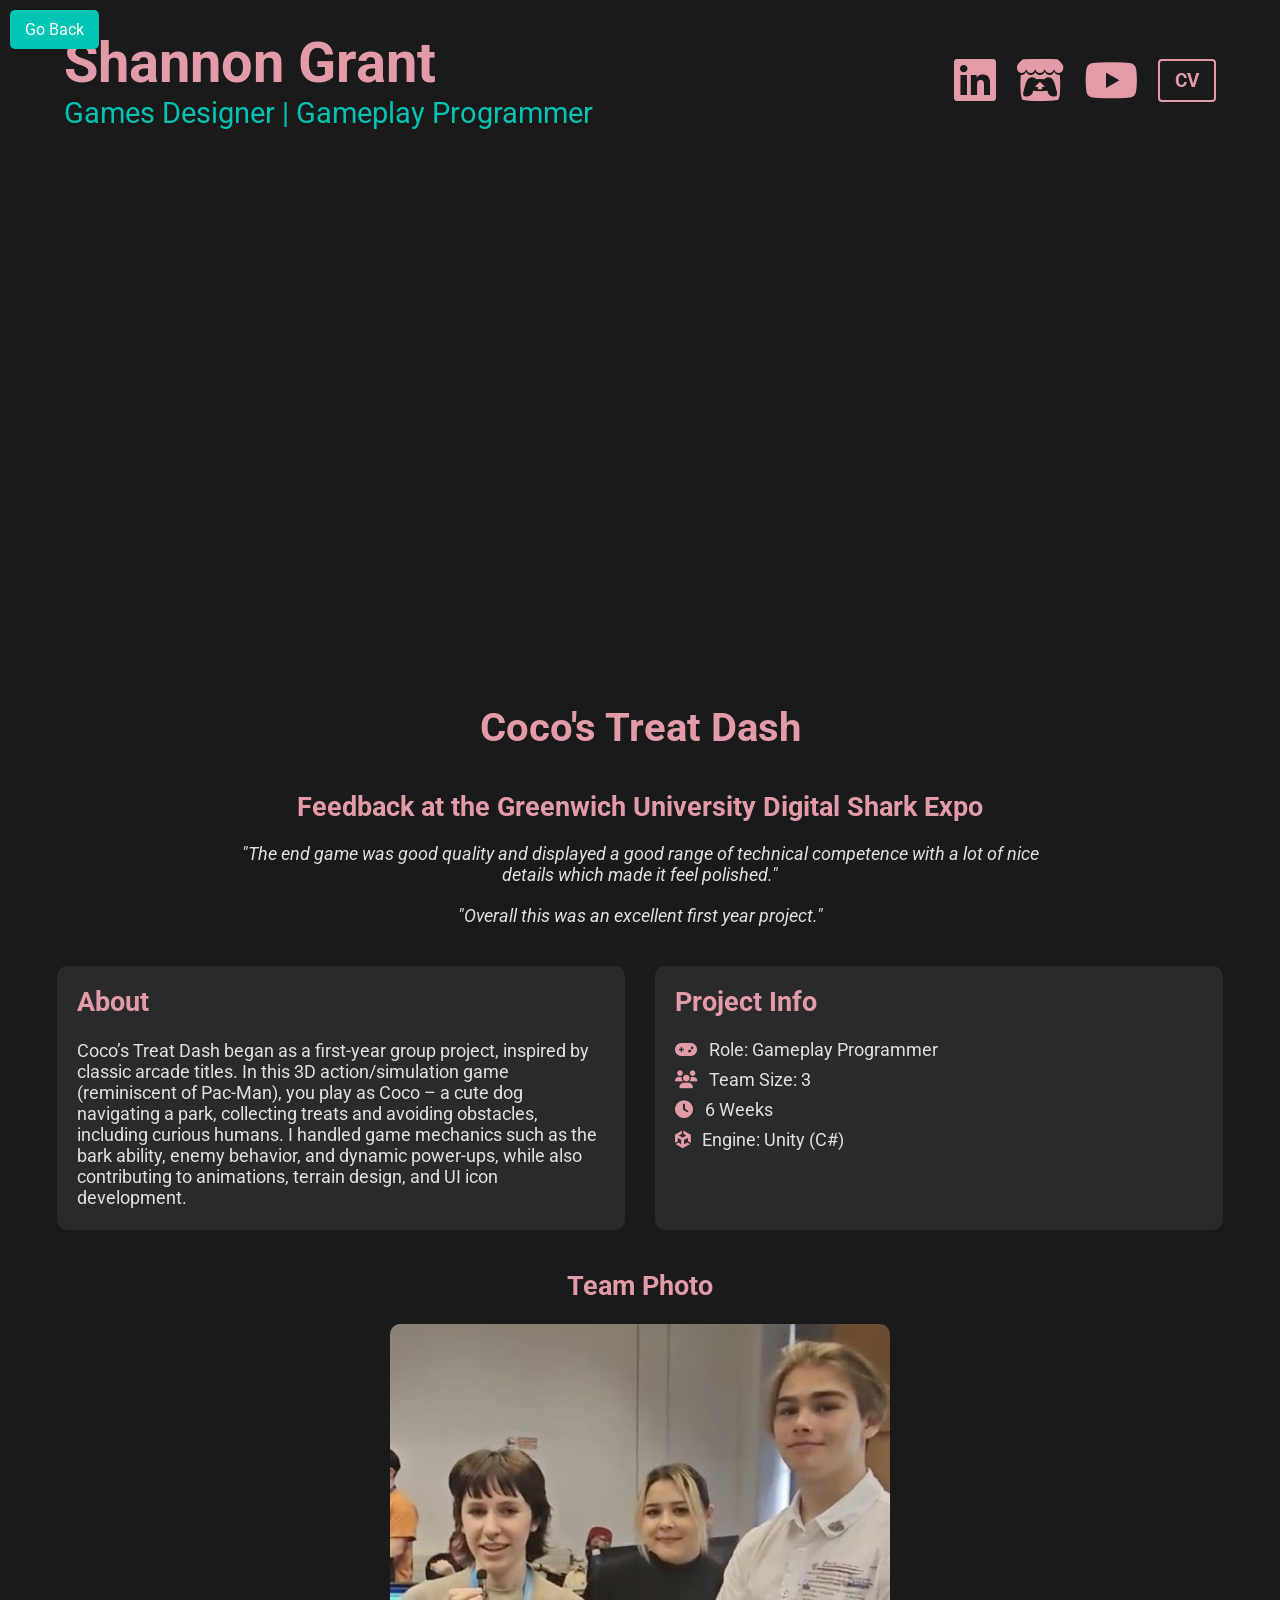
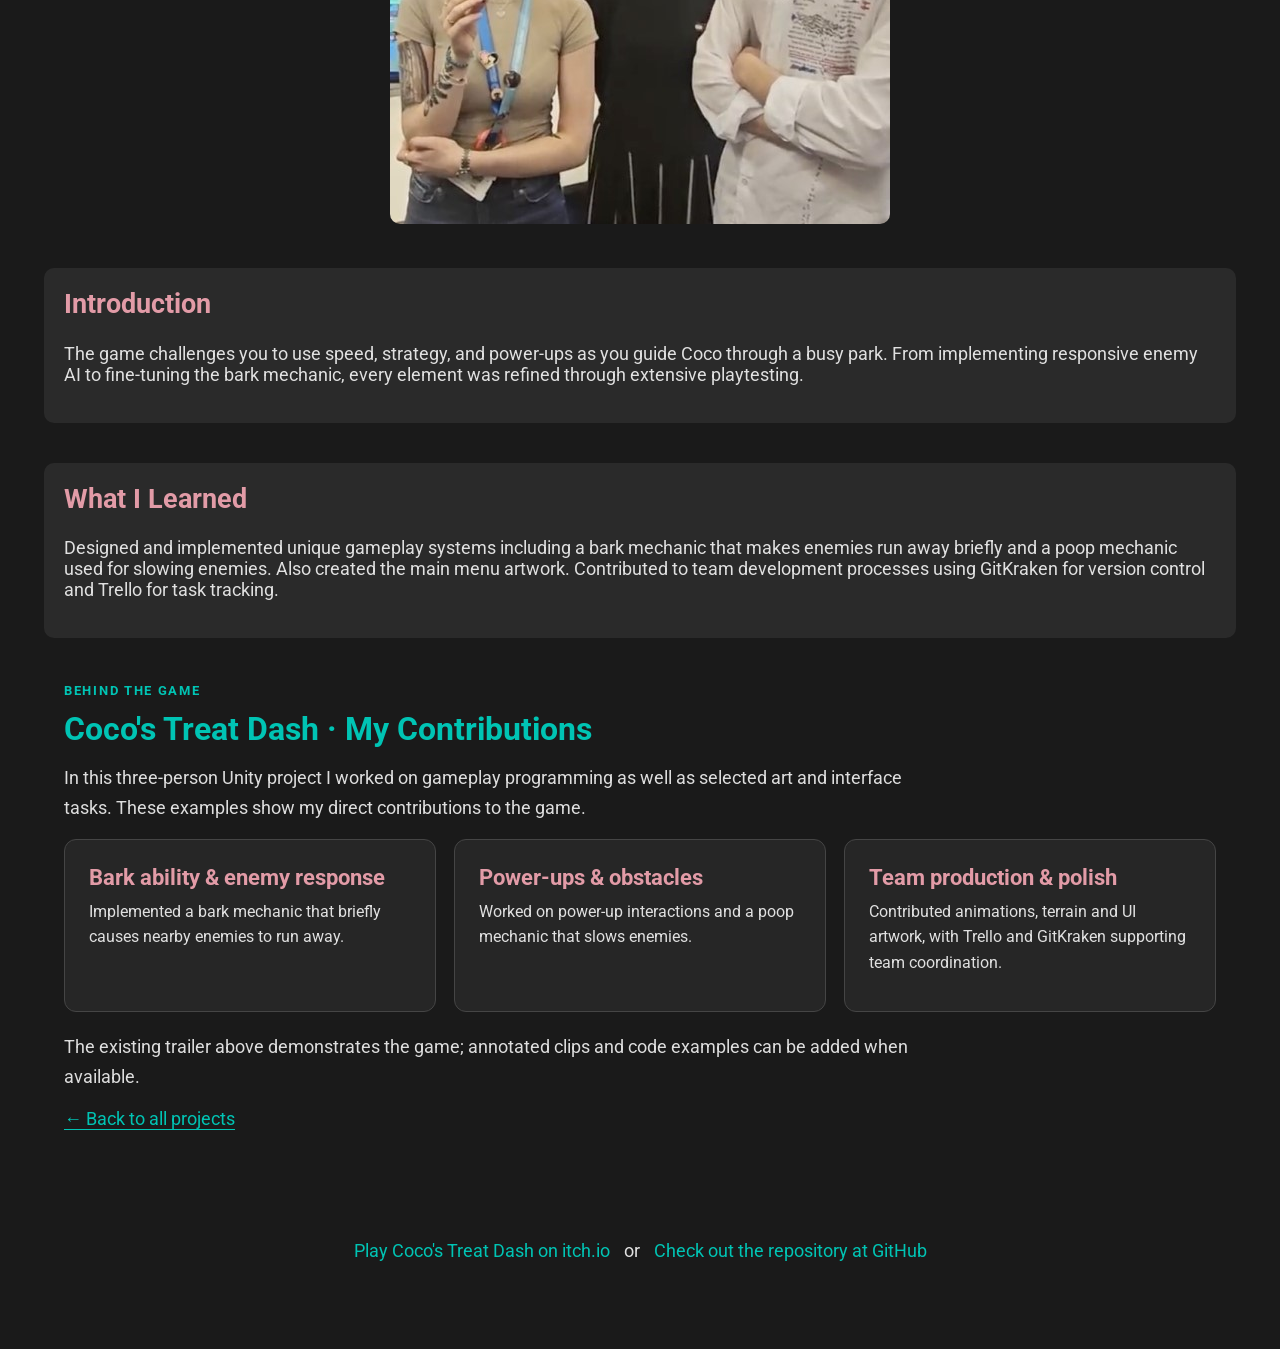
<file: Coco's Treat Dash.html>
<!DOCTYPE html>
<html lang="en">
<head>
  <meta charset="UTF-8">
  <meta name="viewport" content="width=device-width, initial-scale=1.0">
  <title>Coco's Treat Dash - Details</title>
  <!-- Load Font Awesome -->
  <link rel="stylesheet" href="https://cdnjs.cloudflare.com/ajax/libs/font-awesome/6.4.2/css/all.min.css">
  <!-- Load Google Fonts for Roboto -->
  <link href="https://fonts.googleapis.com/css2?family=Roboto:wght@400;700&display=swap" rel="stylesheet">
  <!-- Link to main and details CSS -->
  <link rel="stylesheet" href="style.css">
  <link rel="stylesheet" href="details.css">
  <link rel="stylesheet" href="portfolio-enhancements.css">
</head>
<body>
  <!-- Go Back Button -->
  <a href="index.html" class="back-btn">Go Back</a>
  
  <!-- Header -->
  <header>
    <div class="header-container">
      <div class="profile-text-top">
        <h1>Shannon Grant</h1>
        <p class="title">Games Designer | Gameplay Programmer</p>
      </div>
      <div class="social-links">
        <a href="https://uk.linkedin.com/in/shannon-grant-390736309" target="_blank" aria-label="LinkedIn">
          <i class="fab fa-linkedin"></i>
        </a>
        <a href="https://milkobop.itch.io/" target="_blank" aria-label="Itch.io">
          <i class="fab fa-itch-io"></i>
        </a>
        <a href="https://www.youtube.com/@Milkobop" target="_blank" aria-label="YouTube">
          <i class="fab fa-youtube"></i>
        </a>
        <a href="CV.pdf" target="_blank" class="cv-btn" aria-label="CV">CV</a>
      </div>
    </div>
  </header>
  
  <!-- Main Content -->
  <main class="details-container">
    <!-- Video Section using YouTube Embed -->
    <section class="game-video-section">
      <div class="video-wrapper">
        <iframe width="1152" height="644"
          src="https://www.youtube.com/embed/ac4GIXZXnwo?autoplay=1&mute=1&controls=1&modestbranding=1&rel=0"
          title="Coco's Treat Dash" frameborder="0"
          allow="accelerometer; autoplay; clipboard-write; encrypted-media; gyroscope; picture-in-picture"
          allowfullscreen>
        </iframe>
      </div>
      <h1 class="game-title">Coco's Treat Dash</h1>
    </section>
    
    <!-- Feedback Section -->
    <section class="feedback-section">
      <h2>Feedback at the Greenwich University Digital Shark Expo</h2>
      <blockquote>
        <i>"The end game was good quality and displayed a good range of technical competence with a lot of nice details which made it feel polished."</i>
      </blockquote>
      <blockquote>
        <i>"Overall this was an excellent first year project."</i>
      </blockquote>
    </section>
    
    <!-- Cards Section: About & Project Info -->
    <section class="cards-section">
      <!-- About Card -->
      <div class="card" id="about-card">
        <h2>About</h2>
        <p>
          Coco’s Treat Dash began as a first‐year group project, inspired by classic arcade titles. In this 3D action/simulation game (reminiscent of Pac‑Man), you play as Coco – a cute dog navigating a park, collecting treats and avoiding obstacles, including curious humans. I handled game mechanics such as the bark ability, enemy behavior, and dynamic power‑ups, while also contributing to animations, terrain design, and UI icon development.
        </p>
      </div>
      <!-- Project Info Card -->
      <div class="card" id="project-info-card">
        <h2>Project Info</h2>
        <ul class="project-info-list">
          <li><i class="fas fa-gamepad"></i> Role: Gameplay Programmer</li>
          <li><i class="fas fa-users"></i> Team Size: 3</li>
          <li><i class="fas fa-clock"></i> 6 Weeks</li>
          <li><i class="fab fa-unity"></i> Engine: Unity (C#)</li>
        </ul>
      </div>
    </section>
    
    <!-- Team Photo Section -->
    <section class="team-photo-section">
      <h2>Team Photo</h2>
      <img src="cocos-treat-dash-team-photo.jpg" alt="Team Photo">
    </section>
    
    <!-- Full-Width Sections for Introduction and What I Learned -->
    <section class="full-section" id="introduction">
      <h2 class="section-title">Introduction</h2>
      <p>
        The game challenges you to use speed, strategy, and power-ups as you guide Coco through a busy park. From implementing responsive enemy AI to fine-tuning the bark mechanic, every element was refined through extensive playtesting.
      </p>
    </section>
    <section class="full-section" id="what-i-learned">
      <h2 class="section-title">What I Learned</h2>
      <p>
        Designed and implemented unique gameplay systems including a bark mechanic that makes enemies run away briefly and a poop mechanic used for slowing enemies. Also created the main menu artwork. Contributed to team development processes using GitKraken for version control and Trello for task tracking. 
      </p>
    </section>
  <section class="portfolio-section portfolio-details" id="technical-breakdown"><p class="section-eyebrow">Behind the game</p><h2>Coco's Treat Dash · My Contributions</h2><p class="portfolio-intro">In this three-person Unity project I worked on gameplay programming as well as selected art and interface tasks. These examples show my direct contributions to the game.</p><div class="portfolio-cards"><article class="portfolio-card"><h3>Bark ability &amp; enemy response</h3><p>Implemented a bark mechanic that briefly causes nearby enemies to run away.</p></article><article class="portfolio-card"><h3>Power-ups &amp; obstacles</h3><p>Worked on power-up interactions and a poop mechanic that slows enemies.</p></article><article class="portfolio-card"><h3>Team production &amp; polish</h3><p>Contributed animations, terrain and UI artwork, with Trello and GitKraken supporting team coordination.</p></article></div><p class="portfolio-intro" style="margin-top:20px">The existing trailer above demonstrates the game; annotated clips and code examples can be added when available.</p><a class="text-link" href="index.html#projects">← Back to all projects</a></section>
  </main>
  
  <!-- Footer -->
  <footer class="details-footer">
    <p>
      <a href="https://milkobop.itch.io/cocos-treat-dash" target="_blank">Play Coco's Treat Dash on itch.io</a>
      or
      <a href="https://github.com/milkobop" target="_blank">Check out the repository at GitHub</a>
    </p>
  </footer>
</body>
</html>
</file>
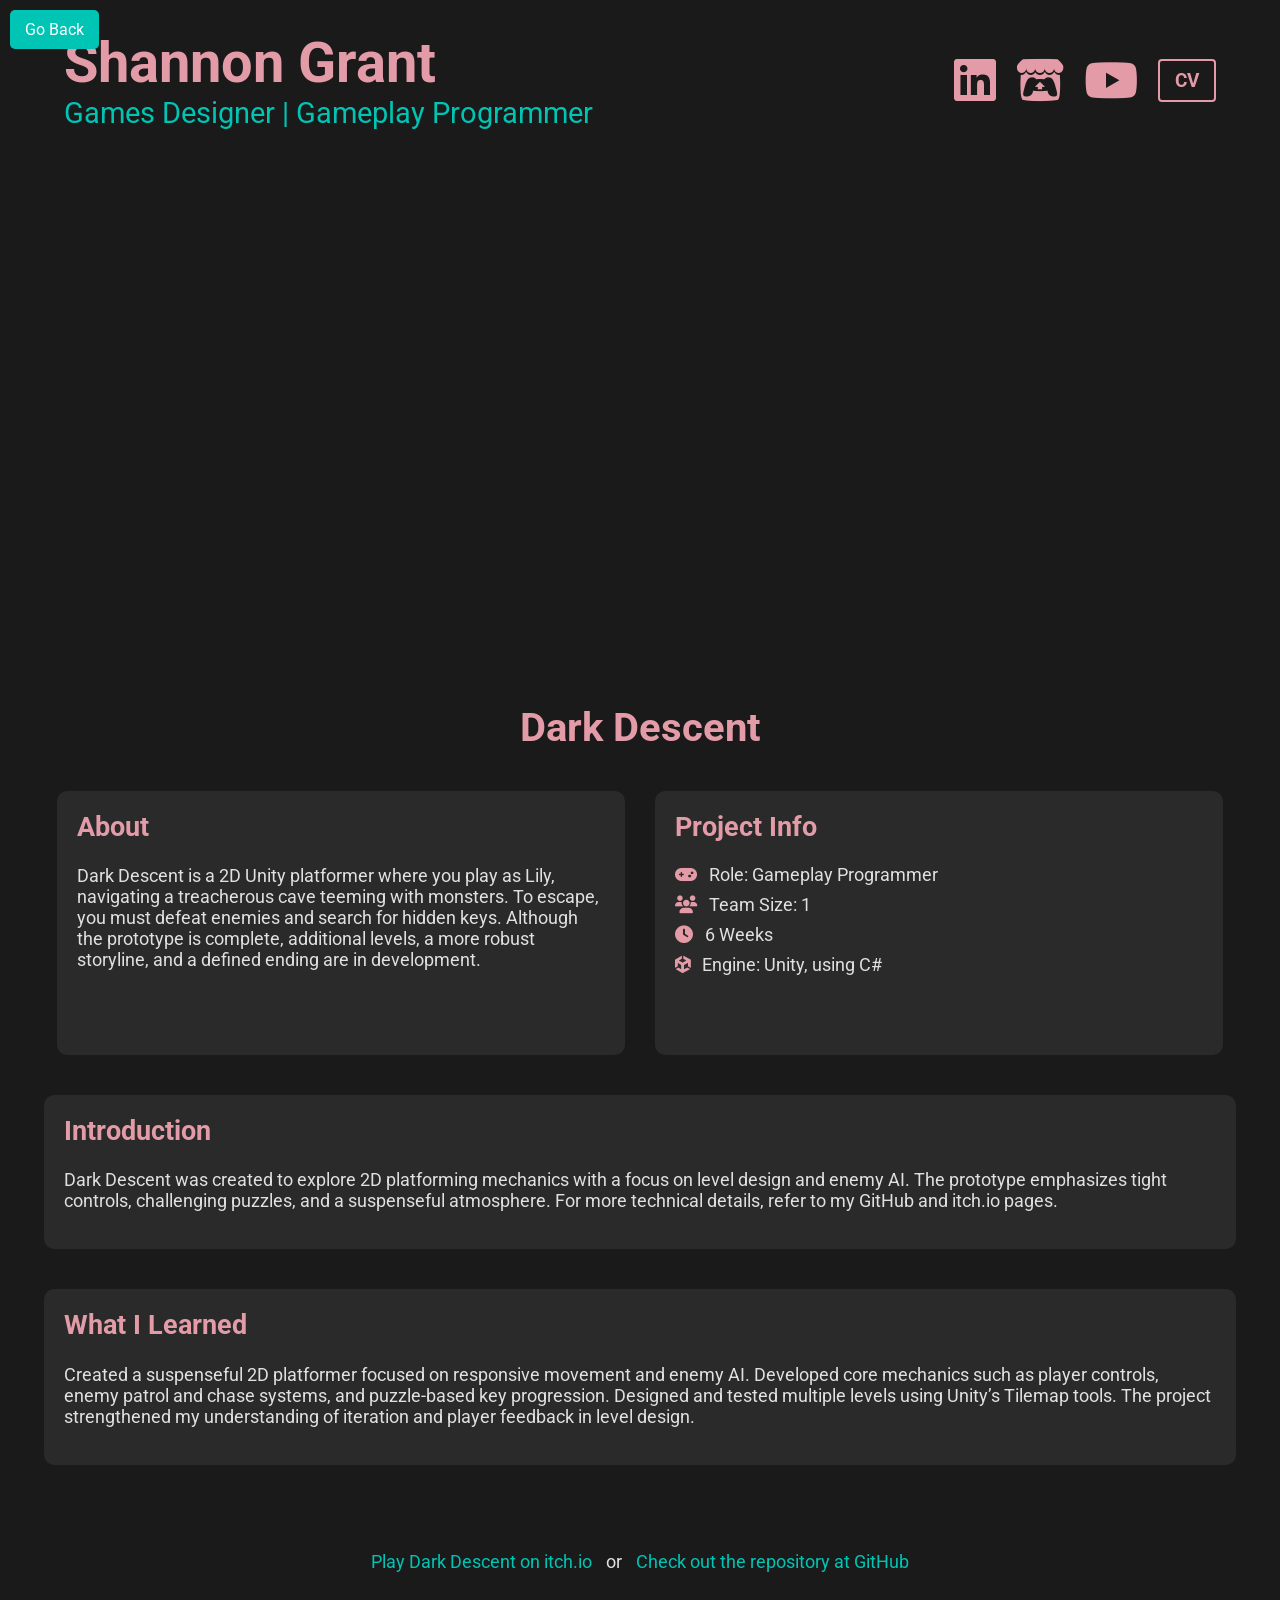
<file: DarkDescent.html>
<!DOCTYPE html>
<html lang="en">
<head>
  <meta charset="UTF-8">
  <meta name="viewport" content="width=device-width, initial-scale=1.0">
  <title>Dark Descent - Details</title>
  <!-- Load Font Awesome -->
  <link rel="stylesheet" href="https://cdnjs.cloudflare.com/ajax/libs/font-awesome/6.4.2/css/all.min.css">
  <!-- Load Google Fonts for Roboto -->
  <link href="https://fonts.googleapis.com/css2?family=Roboto:wght@400;700&display=swap" rel="stylesheet">
  <!-- Link to main and details CSS -->
  <link rel="stylesheet" href="style.css">
  <link rel="stylesheet" href="details.css">
</head>
<body>
  <!-- Go Back Button -->
  <a href="index.html" class="back-btn">Go Back</a>
  
  <!-- Header -->
  <header>
    <div class="header-container">
      <div class="profile-text-top">
        <h1>Shannon Grant</h1>
        <p class="title">Games Designer | Gameplay Programmer</p>
      </div>
      <div class="social-links">
        <a href="https://uk.linkedin.com/in/shannon-grant-390736309" target="_blank" aria-label="LinkedIn"><i class="fab fa-linkedin"></i></a>
        <a href="https://milkobop.itch.io/" target="_blank" aria-label="Itch.io"><i class="fab fa-itch-io"></i></a>
        <a href="https://www.youtube.com/@Milkobop" target="_blank" aria-label="YouTube"><i class="fab fa-youtube"></i></a>
        <a href="CV.pdf" target="_blank" class="cv-btn" aria-label="CV">CV</a>
      </div>
    </div>
  </header>
  
  <!-- Main Content -->
  <main class="details-container">
    <!-- Video Section -->
    <section class="game-video-section">
      <div class="video-wrapper">
        <iframe width="1152" height="644"
          src="https://www.youtube.com/embed/s9f7RmnwSqM?autoplay=1&mute=1&controls=1&modestbranding=1&rel=0"
          title="Dark Descent" frameborder="0"
          allow="accelerometer; autoplay; clipboard-write; encrypted-media; gyroscope; picture-in-picture"
          allowfullscreen>
        </iframe>
      </div>
      <h1 class="game-title">Dark Descent</h1>
    </section>
    
    <!-- Cards Section: About & Project Info -->
    <section class="cards-section">
      <!-- About Card -->
      <div class="card" id="about-card">
        <h2>About</h2>
        <p>
          Dark Descent is a 2D Unity platformer where you play as Lily, navigating a treacherous cave teeming with monsters. To escape, you must defeat enemies and search for hidden keys. Although the prototype is complete, additional levels, a more robust storyline, and a defined ending are in development.
        </p>
      </div>
      <!-- Project Info Card -->
      <div class="card" id="project-info-card">
        <h2>Project Info</h2>
        <ul class="project-info-list">
          <li><i class="fas fa-gamepad"></i> Role: Gameplay Programmer</li>
          <li><i class="fas fa-users"></i> Team Size: 1</li>
          <li><i class="fas fa-clock"></i> 6 Weeks</li>
          <li><i class="fab fa-unity"></i> Engine: Unity, using C#</li>
        </ul>
      </div>
    </section>
    
    <!-- Full-Width Sections -->
    <section class="full-section" id="introduction">
      <h2 class="section-title">Introduction</h2>
      <p>
        Dark Descent was created to explore 2D platforming mechanics with a focus on level design and enemy AI. The prototype emphasizes tight controls, challenging puzzles, and a suspenseful atmosphere. For more technical details, refer to my GitHub and itch.io pages.
      </p>
    </section>
    <section class="full-section" id="what-i-learned">
      <h2 class="section-title">What I Learned</h2>
      <p>
        Created a suspenseful 2D platformer focused on responsive movement and enemy AI. Developed core mechanics such as player controls, enemy patrol and chase systems, and puzzle-based key progression. Designed and tested multiple levels using Unity’s Tilemap tools. The project strengthened my understanding of iteration and player feedback in level design.
      </p>
    </section>
  </main>
  
  <!-- Footer -->
  <footer class="details-footer">
    <p>
      <a href="https://milkobop.itch.io/dark-descent" target="_blank">Play Dark Descent on itch.io</a>
      or
      <a href="https://github.com/milkobop" target="_blank">Check out the repository at GitHub</a>
    </p>
  </footer>
</body>
</html>
</file>
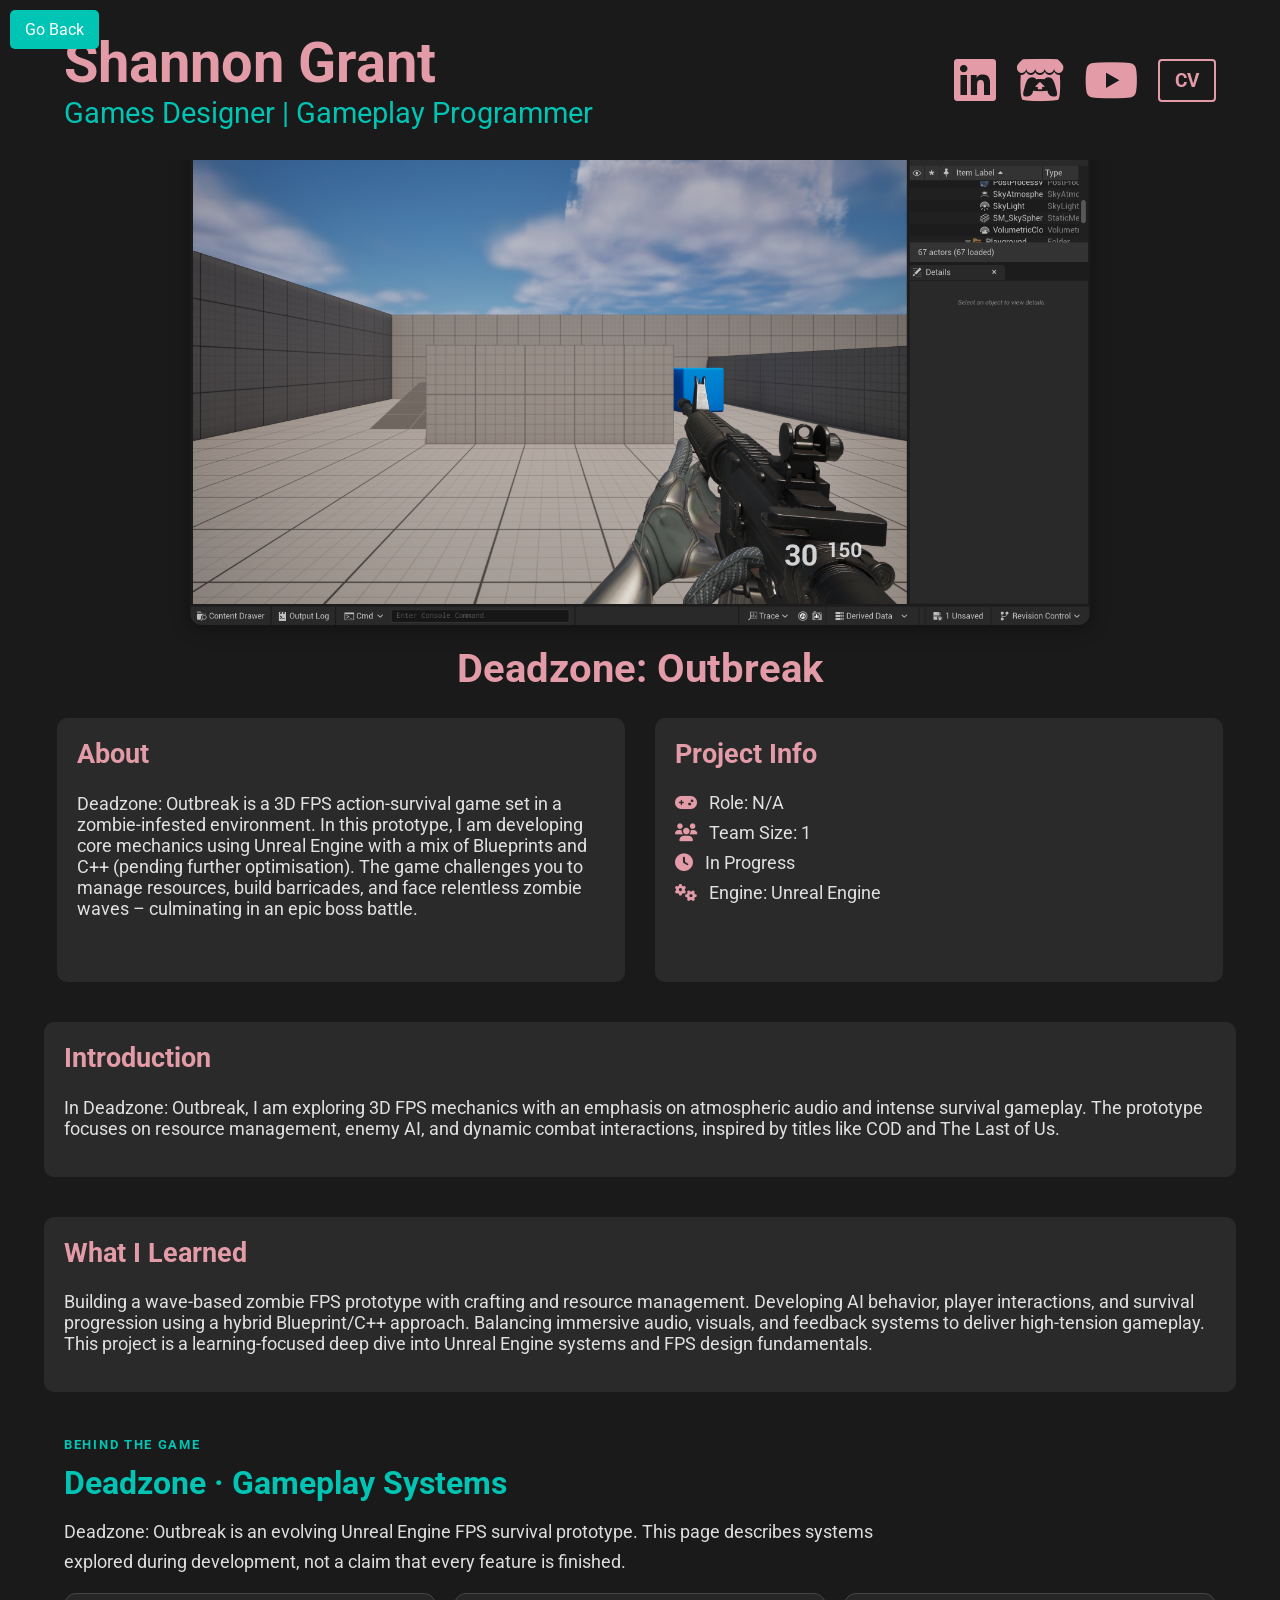
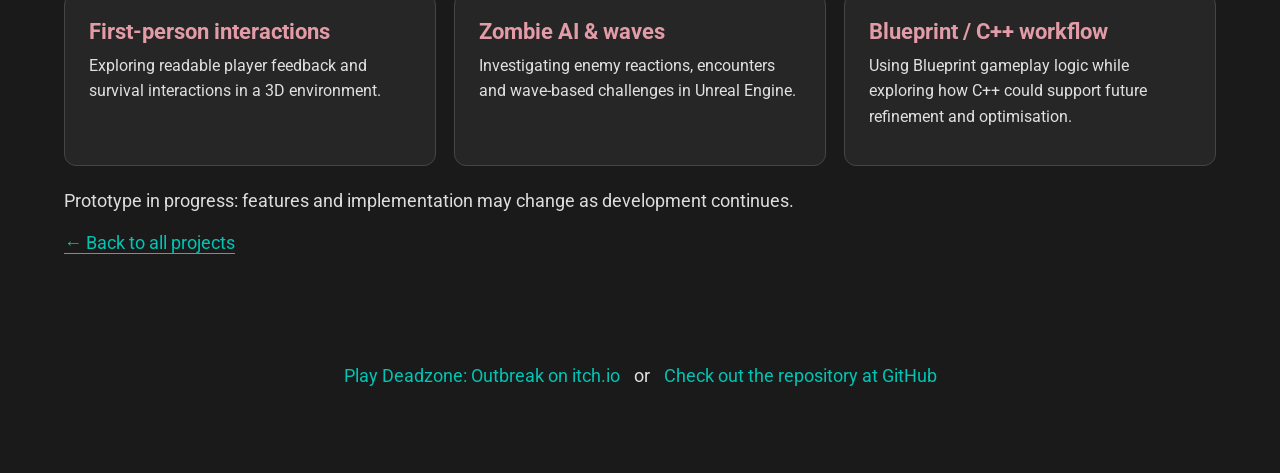
<file: DeadzoneOutbreak.html>
<!DOCTYPE html>
<html lang="en">
<head>
  <meta charset="UTF-8">
  <meta name="viewport" content="width=device-width, initial-scale=1.0">
  <title>Deadzone: Outbreak - Details</title>
  <!-- Load Font Awesome -->
  <link rel="stylesheet" href="https://cdnjs.cloudflare.com/ajax/libs/font-awesome/6.4.2/css/all.min.css">
  <!-- Load Google Fonts for Roboto -->
  <link href="https://fonts.googleapis.com/css2?family=Roboto:wght@400;700&display=swap" rel="stylesheet">
  <!-- Link to main and details CSS -->
  <link rel="stylesheet" href="style.css">
  <link rel="stylesheet" href="details.css">
  <link rel="stylesheet" href="portfolio-enhancements.css">
</head>
<body>
  <!-- Go Back Button -->
  <a href="index.html" class="back-btn">Go Back</a>
  
  <!-- Header -->
  <header>
    <div class="header-container">
      <div class="profile-text-top">
        <h1>Shannon Grant</h1>
        <p class="title">Games Designer | Gameplay Programmer</p>
      </div>
      <div class="social-links">
        <a href="https://uk.linkedin.com/in/shannon-grant-390736309" target="_blank" aria-label="LinkedIn"><i class="fab fa-linkedin"></i></a>
        <a href="https://milkobop.itch.io/" target="_blank" aria-label="Itch.io"><i class="fab fa-itch-io"></i></a>
        <a href="https://www.youtube.com/@Milkobop" target="_blank" aria-label="YouTube"><i class="fab fa-youtube"></i></a>
        <a href="CV.pdf" target="_blank" class="cv-btn" aria-label="CV">CV</a>
      </div>
    </div>
  </header>
  
  <!-- Main Content -->
  <main class="details-container">
<!-- Image Section for Deadzone: Outbreak -->
  <img src="deadzoneoutbreak1.jpg" alt="Deadzone: Outbreak Screenshot" class="game-banner-img">
  <!-- Game Title below -->
  <h1 class="game-title">Deadzone: Outbreak</h1>



    
    <!-- Cards Section: About & Project Info -->
    <section class="cards-section">
      <!-- About Card -->
      <div class="card" id="about-card">
        <h2>About</h2>
        <p>
          Deadzone: Outbreak is a 3D FPS action-survival game set in a zombie-infested environment. In this prototype, I am developing core mechanics using Unreal Engine with a mix of Blueprints and C++ (pending further optimisation). The game challenges you to manage resources, build barricades, and face relentless zombie waves – culminating in an epic boss battle.
        </p>
      </div>
      <!-- Project Info Card -->
      <div class="card" id="project-info-card">
        <h2>Project Info</h2>
        <ul class="project-info-list">
          <li><i class="fas fa-gamepad"></i> Role: N/A</li>
          <li><i class="fas fa-users"></i> Team Size: 1</li>
          <li><i class="fas fa-clock"></i> In Progress</li>
          <li><i class="fas fa-cogs"></i> Engine: Unreal Engine</li>
        </ul>
      </div>
    </section>
    
    <!-- Full-Width Sections -->
    <section class="full-section" id="introduction">
      <h2 class="section-title">Introduction</h2>
      <p>
        In Deadzone: Outbreak, I am exploring 3D FPS mechanics with an emphasis on atmospheric audio and intense survival gameplay. The prototype focuses on resource management, enemy AI, and dynamic combat interactions, inspired by titles like COD and The Last of Us.
      </p>
    </section>
    <section class="full-section" id="what-i-learned">
      <h2 class="section-title">What I Learned</h2>
      <p>
        Building a wave-based zombie FPS prototype with crafting and resource management. Developing AI behavior, player interactions, and survival progression using a hybrid Blueprint/C++ approach. Balancing immersive audio, visuals, and feedback systems to deliver high-tension gameplay. This project is a learning-focused deep dive into Unreal Engine systems and FPS design fundamentals.
      </p>
    </section>
  <section class="portfolio-section portfolio-details" id="technical-breakdown"><p class="section-eyebrow">Behind the game</p><h2>Deadzone · Gameplay Systems</h2><p class="portfolio-intro">Deadzone: Outbreak is an evolving Unreal Engine FPS survival prototype. This page describes systems explored during development, not a claim that every feature is finished.</p><div class="portfolio-cards"><article class="portfolio-card"><h3>First-person interactions</h3><p>Exploring readable player feedback and survival interactions in a 3D environment.</p></article><article class="portfolio-card"><h3>Zombie AI &amp; waves</h3><p>Investigating enemy reactions, encounters and wave-based challenges in Unreal Engine.</p></article><article class="portfolio-card"><h3>Blueprint / C++ workflow</h3><p>Using Blueprint gameplay logic while exploring how C++ could support future refinement and optimisation.</p></article></div><p class="portfolio-intro" style="margin-top:20px">Prototype in progress: features and implementation may change as development continues.</p><a class="text-link" href="index.html#projects">← Back to all projects</a></section>
  </main>
  
  <!-- Footer -->
  <footer class="details-footer">
    <p>
      <a href="https://milkobop.itch.io/deadzone-outbreak" target="_blank">Play Deadzone: Outbreak on itch.io</a>
      or
      <a href="https://github.com/milkobop" target="_blank">Check out the repository at GitHub</a>
    </p>
  </footer>
</body>
</html>
</file>
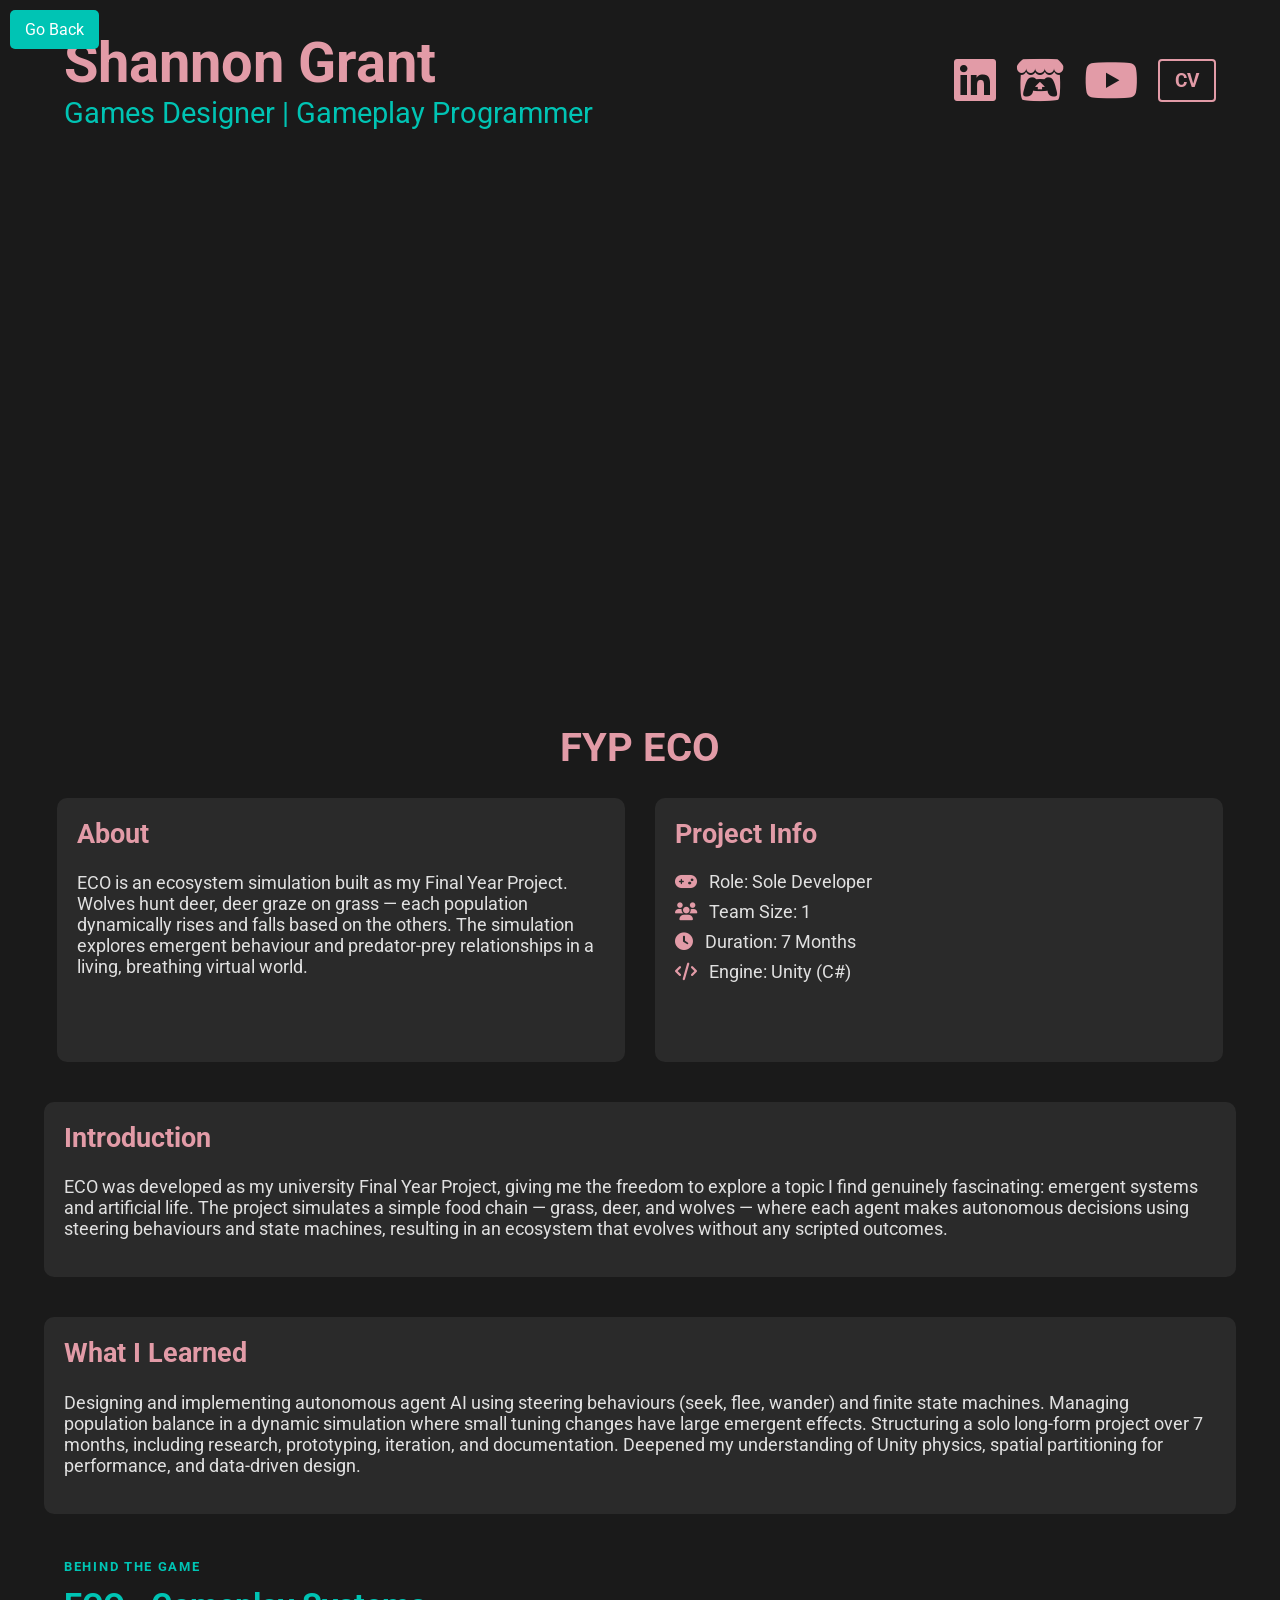
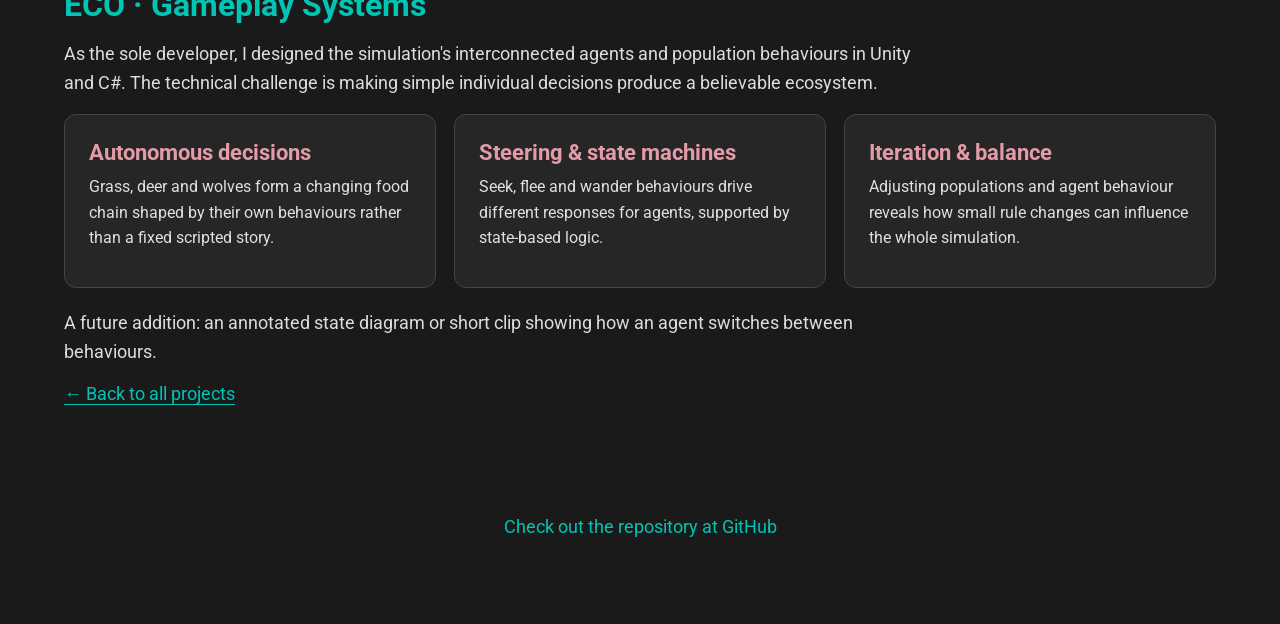
<file: FYP_ECO.html>
<!DOCTYPE html>
<html lang="en">
<head>
  <meta charset="UTF-8">
  <meta name="viewport" content="width=device-width, initial-scale=1.0">
  <title>FYP ECO - Details</title>
  <link rel="stylesheet" href="https://cdnjs.cloudflare.com/ajax/libs/font-awesome/6.4.2/css/all.min.css">
  <link href="https://fonts.googleapis.com/css2?family=Roboto:wght@400;700&display=swap" rel="stylesheet">
  <link rel="stylesheet" href="style.css">
  <link rel="stylesheet" href="details.css">
  <link rel="stylesheet" href="portfolio-enhancements.css">
</head>
<body>
  <a href="index.html" class="back-btn">Go Back</a>
  <header>
    <div class="header-container">
      <div class="profile-text-top">
        <h1>Shannon Grant</h1>
        <p class="title">Games Designer | Gameplay Programmer</p>
      </div>
      <div class="social-links">
        <a href="https://uk.linkedin.com/in/shannon-grant-390736309" target="_blank" aria-label="LinkedIn"><i class="fab fa-linkedin"></i></a>
        <a href="https://milkobop.itch.io/" target="_blank" aria-label="Itch.io"><i class="fab fa-itch-io"></i></a>
        <a href="https://www.youtube.com/@Milkobop" target="_blank" aria-label="YouTube"><i class="fab fa-youtube"></i></a>
        <a href="CV.pdf" target="_blank" class="cv-btn" aria-label="CV">CV</a>
      </div>
    </div>
  </header>

  <main class="details-container">
    <section class="game-video-section">
      <div class="video-wrapper">
        <iframe width="100%" height="100%"
          src="https://www.youtube.com/embed/FxixtV3Blkg?autoplay=1&mute=1&controls=1&modestbranding=1&rel=0"
          title="FYP ECO" frameborder="0"
          allow="accelerometer; autoplay; clipboard-write; encrypted-media; gyroscope; picture-in-picture" allowfullscreen>
        </iframe>
      </div>
    </section>
    <h1 class="game-title">FYP ECO</h1>

    <section class="cards-section">
      <div class="card" id="about-card">
        <h2>About</h2>
        <p>ECO is an ecosystem simulation built as my Final Year Project. Wolves hunt deer, deer graze on grass — each population dynamically rises and falls based on the others. The simulation explores emergent behaviour and predator-prey relationships in a living, breathing virtual world.</p>
      </div>
      <div class="card" id="project-info-card">
        <h2>Project Info</h2>
        <ul class="project-info-list">
          <li><i class="fas fa-gamepad"></i> Role: Sole Developer</li>
          <li><i class="fas fa-users"></i> Team Size: 1</li>
          <li><i class="fas fa-clock"></i> Duration: 7 Months</li>
          <li><i class="fas fa-code"></i> Engine: Unity (C#)</li>
          
        </ul>
      </div>
    </section>

    <section class="full-section" id="introduction">
      <h2 class="section-title">Introduction</h2>
      <p>ECO was developed as my university Final Year Project, giving me the freedom to explore a topic I find genuinely fascinating: emergent systems and artificial life. The project simulates a simple food chain — grass, deer, and wolves — where each agent makes autonomous decisions using steering behaviours and state machines, resulting in an ecosystem that evolves without any scripted outcomes.</p>
    </section>

    <section class="full-section" id="what-i-learned">
      <h2 class="section-title">What I Learned</h2>
      <p>Designing and implementing autonomous agent AI using steering behaviours (seek, flee, wander) and finite state machines. Managing population balance in a dynamic simulation where small tuning changes have large emergent effects. Structuring a solo long-form project over 7 months, including research, prototyping, iteration, and documentation. Deepened my understanding of Unity physics, spatial partitioning for performance, and data-driven design.</p>
    </section>
  <section class="portfolio-section portfolio-details" id="technical-breakdown"><p class="section-eyebrow">Behind the game</p><h2>ECO · Gameplay Systems</h2><p class="portfolio-intro">As the sole developer, I designed the simulation's interconnected agents and population behaviours in Unity and C#. The technical challenge is making simple individual decisions produce a believable ecosystem.</p><div class="portfolio-cards"><article class="portfolio-card"><h3>Autonomous decisions</h3><p>Grass, deer and wolves form a changing food chain shaped by their own behaviours rather than a fixed scripted story.</p></article><article class="portfolio-card"><h3>Steering &amp; state machines</h3><p>Seek, flee and wander behaviours drive different responses for agents, supported by state-based logic.</p></article><article class="portfolio-card"><h3>Iteration &amp; balance</h3><p>Adjusting populations and agent behaviour reveals how small rule changes can influence the whole simulation.</p></article></div><p class="portfolio-intro" style="margin-top:20px">A future addition: an annotated state diagram or short clip showing how an agent switches between behaviours.</p><a class="text-link" href="index.html#projects">← Back to all projects</a></section>
  </main>

  <footer class="details-footer">
    <p>
      <a href="https://github.com/milkobop" target="_blank">Check out the repository at GitHub</a>
    </p>
  </footer>
</body>
</html>
</file>
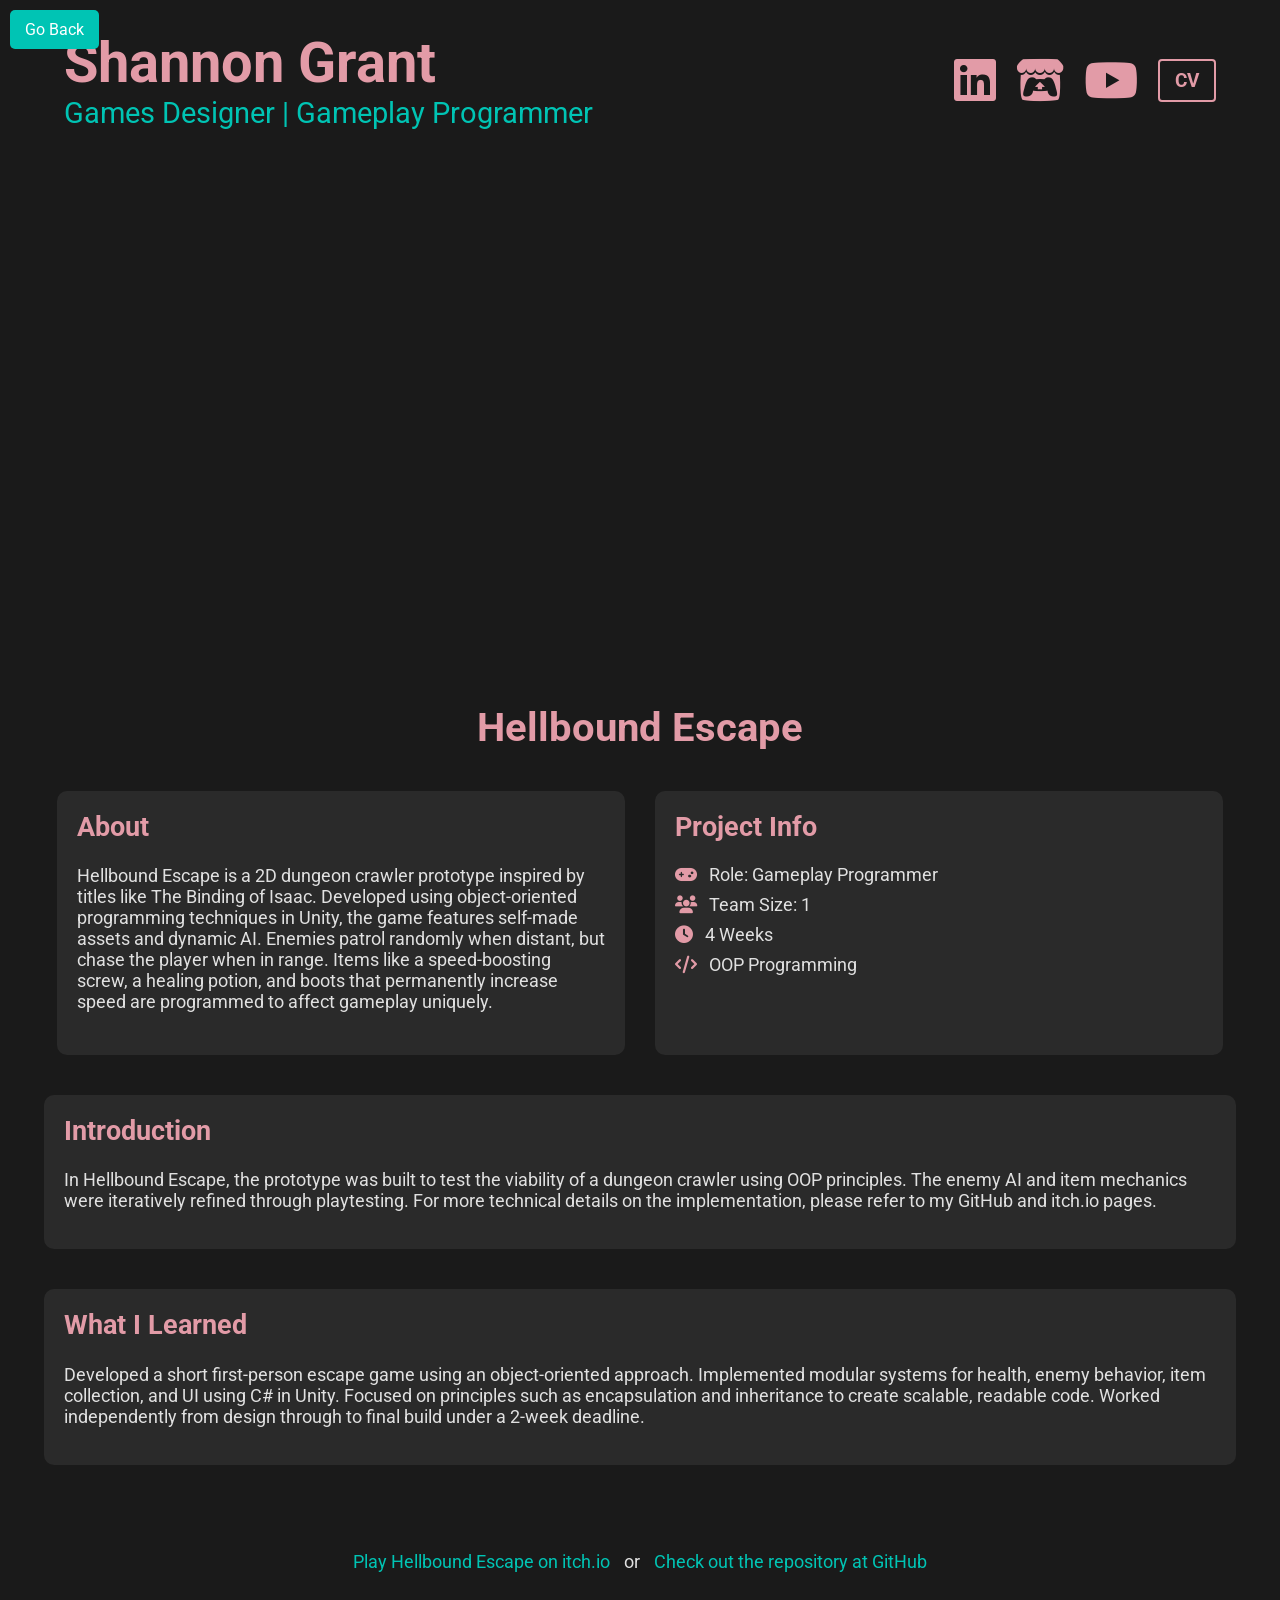
<file: HellboundEscape.html>
<!DOCTYPE html>
<html lang="en">
<head>
  <meta charset="UTF-8">
  <meta name="viewport" content="width=device-width, initial-scale=1.0">
  <title>Hellbound Escape - Details</title>
  <!-- Load Font Awesome -->
  <link rel="stylesheet" href="https://cdnjs.cloudflare.com/ajax/libs/font-awesome/6.4.2/css/all.min.css">
  <!-- Load Google Fonts for Roboto -->
  <link href="https://fonts.googleapis.com/css2?family=Roboto:wght@400;700&display=swap" rel="stylesheet">
  <!-- Link to main and details CSS -->
  <link rel="stylesheet" href="style.css">
  <link rel="stylesheet" href="details.css">
</head>
<body>
  <!-- Go Back Button -->
  <a href="index.html" class="back-btn">Go Back</a>
  
  <!-- Header -->
  <header>
    <div class="header-container">
      <div class="profile-text-top">
        <h1>Shannon Grant</h1>
        <p class="title">Games Designer | Gameplay Programmer</p>
      </div>
      <div class="social-links">
        <a href="https://uk.linkedin.com/in/shannon-grant-390736309" target="_blank" aria-label="LinkedIn"><i class="fab fa-linkedin"></i></a>
        <a href="https://milkobop.itch.io/" target="_blank" aria-label="Itch.io"><i class="fab fa-itch-io"></i></a>
        <a href="https://www.youtube.com/@Milkobop" target="_blank" aria-label="YouTube"><i class="fab fa-youtube"></i></a>
        <a href="CV.pdf" target="_blank" class="cv-btn" aria-label="CV">CV</a>
      </div>
    </div>
  </header>
  
  <!-- Main Content -->
  <main class="details-container">
    <!-- Video Section -->
    <section class="game-video-section">
      <div class="video-wrapper">
        <iframe width="1152" height="644"
          src="https://www.youtube.com/embed/WOweDd9oBq0?autoplay=1&mute=1&controls=1&modestbranding=1&rel=0"
          title="Hellbound Escape" frameborder="0"
          allow="accelerometer; autoplay; clipboard-write; encrypted-media; gyroscope; picture-in-picture"
          allowfullscreen>
        </iframe>
      </div>
      <h1 class="game-title">Hellbound Escape</h1>
    </section>
    
    <!-- Cards Section: About & Project Info -->
    <section class="cards-section">
      <!-- About Card -->
      <div class="card" id="about-card">
        <h2>About</h2>
        <p>
          Hellbound Escape is a 2D dungeon crawler prototype inspired by titles like The Binding of Isaac. Developed using object‑oriented programming techniques in Unity, the game features self‑made assets and dynamic AI. Enemies patrol randomly when distant, but chase the player when in range. Items like a speed‑boosting screw, a healing potion, and boots that permanently increase speed are programmed to affect gameplay uniquely.
        </p>
      </div>
      <!-- Project Info Card -->
      <div class="card" id="project-info-card">
        <h2>Project Info</h2>
        <ul class="project-info-list">
          <li><i class="fas fa-gamepad"></i> Role: Gameplay Programmer</li>
          <li><i class="fas fa-users"></i> Team Size: 1</li>
          <li><i class="fas fa-clock"></i> 4 Weeks</li>
          <li><i class="fas fa-code"></i> OOP Programming</li>
        </ul>
      </div>
    </section>
    
    <!-- Full-Width Sections -->
    <section class="full-section" id="introduction">
      <h2 class="section-title">Introduction</h2>
      <p>
        In Hellbound Escape, the prototype was built to test the viability of a dungeon crawler using OOP principles. The enemy AI and item mechanics were iteratively refined through playtesting. For more technical details on the implementation, please refer to my GitHub and itch.io pages.
      </p>
    </section>
    <section class="full-section" id="what-i-learned">
      <h2 class="section-title">What I Learned</h2>
      <p>
        Developed a short first-person escape game using an object-oriented approach. Implemented modular systems for health, enemy behavior, item collection, and UI using C# in Unity. Focused on principles such as encapsulation and inheritance to create scalable, readable code. Worked independently from design through to final build under a 2-week deadline.
    </section>
  </main>
  
  <!-- Footer -->
  <footer class="details-footer">
    <p>
      <a href="https://milkobop.itch.io/hellbound" target="_blank">Play Hellbound Escape on itch.io</a>
      or
      <a href="https://github.com/milkobop" target="_blank">Check out the repository at GitHub</a>
    </p>
  </footer>
</body>
</html>
</file>
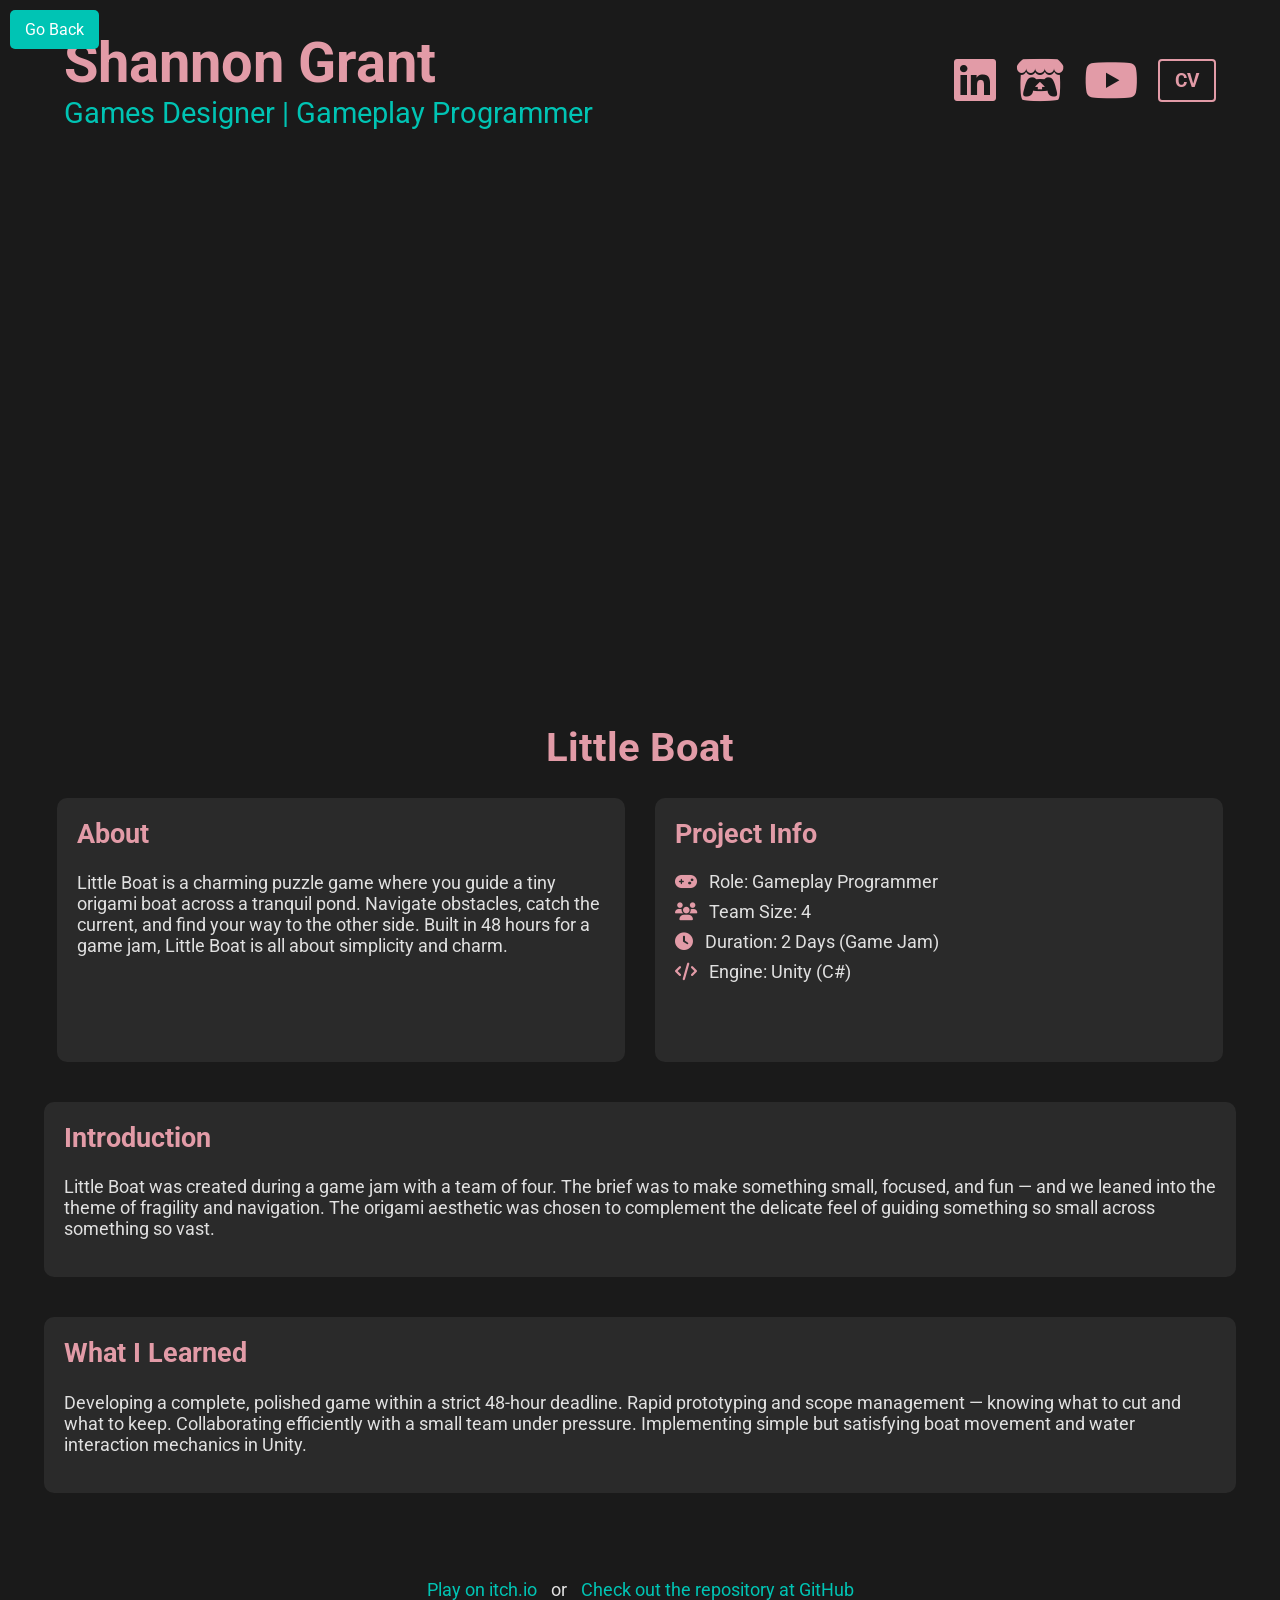
<file: LittleBoat.html>
<!DOCTYPE html>
<html lang="en">
<head>
  <meta charset="UTF-8">
  <meta name="viewport" content="width=device-width, initial-scale=1.0">
  <title>Little Boat - Details</title>
  <link rel="stylesheet" href="https://cdnjs.cloudflare.com/ajax/libs/font-awesome/6.4.2/css/all.min.css">
  <link href="https://fonts.googleapis.com/css2?family=Roboto:wght@400;700&display=swap" rel="stylesheet">
  <link rel="stylesheet" href="style.css">
  <link rel="stylesheet" href="details.css">
</head>
<body>
  <a href="index.html" class="back-btn">Go Back</a>
  <header>
    <div class="header-container">
      <div class="profile-text-top">
        <h1>Shannon Grant</h1>
        <p class="title">Games Designer | Gameplay Programmer</p>
      </div>
      <div class="social-links">
        <a href="https://uk.linkedin.com/in/shannon-grant-390736309" target="_blank" aria-label="LinkedIn"><i class="fab fa-linkedin"></i></a>
        <a href="https://milkobop.itch.io/" target="_blank" aria-label="Itch.io"><i class="fab fa-itch-io"></i></a>
        <a href="https://www.youtube.com/@Milkobop" target="_blank" aria-label="YouTube"><i class="fab fa-youtube"></i></a>
        <a href="CV.pdf" target="_blank" class="cv-btn" aria-label="CV">CV</a>
      </div>
    </div>
  </header>

  <main class="details-container">
    <section class="game-video-section">
      <div class="video-wrapper">
        <iframe width="100%" height="100%"
          src="https://www.youtube.com/embed/m-3ovWhJ9cg?autoplay=1&mute=1&controls=1&modestbranding=1&rel=0"
          title="Little Boat" frameborder="0"
          allow="accelerometer; autoplay; clipboard-write; encrypted-media; gyroscope; picture-in-picture" allowfullscreen>
        </iframe>
      </div>
    </section>
    <h1 class="game-title">Little Boat</h1>

    <section class="cards-section">
      <div class="card" id="about-card">
        <h2>About</h2>
        <p>Little Boat is a charming puzzle game where you guide a tiny origami boat across a tranquil pond. Navigate obstacles, catch the current, and find your way to the other side. Built in 48 hours for a game jam, Little Boat is all about simplicity and charm.</p>
      </div>
      <div class="card" id="project-info-card">
        <h2>Project Info</h2>
        <ul class="project-info-list">
          <li><i class="fas fa-gamepad"></i> Role: Gameplay Programmer</li>
          <li><i class="fas fa-users"></i> Team Size: 4</li>
          <li><i class="fas fa-clock"></i> Duration: 2 Days (Game Jam)</li>
          <li><i class="fas fa-code"></i> Engine: Unity (C#)</li>
          
        </ul>
      </div>
    </section>

    <section class="full-section" id="introduction">
      <h2 class="section-title">Introduction</h2>
      <p>Little Boat was created during a game jam with a team of four. The brief was to make something small, focused, and fun — and we leaned into the theme of fragility and navigation. The origami aesthetic was chosen to complement the delicate feel of guiding something so small across something so vast.</p>
    </section>

    <section class="full-section" id="what-i-learned">
      <h2 class="section-title">What I Learned</h2>
      <p>Developing a complete, polished game within a strict 48-hour deadline. Rapid prototyping and scope management — knowing what to cut and what to keep. Collaborating efficiently with a small team under pressure. Implementing simple but satisfying boat movement and water interaction mechanics in Unity.</p>
    </section>
  </main>

  <footer class="details-footer">
    <p>
      <a href="https://milkobop.itch.io/" target="_blank">Play on itch.io</a> or <a href="https://github.com/milkobop" target="_blank">Check out the repository at GitHub</a>
    </p>
  </footer>
</body>
</html>
</file>
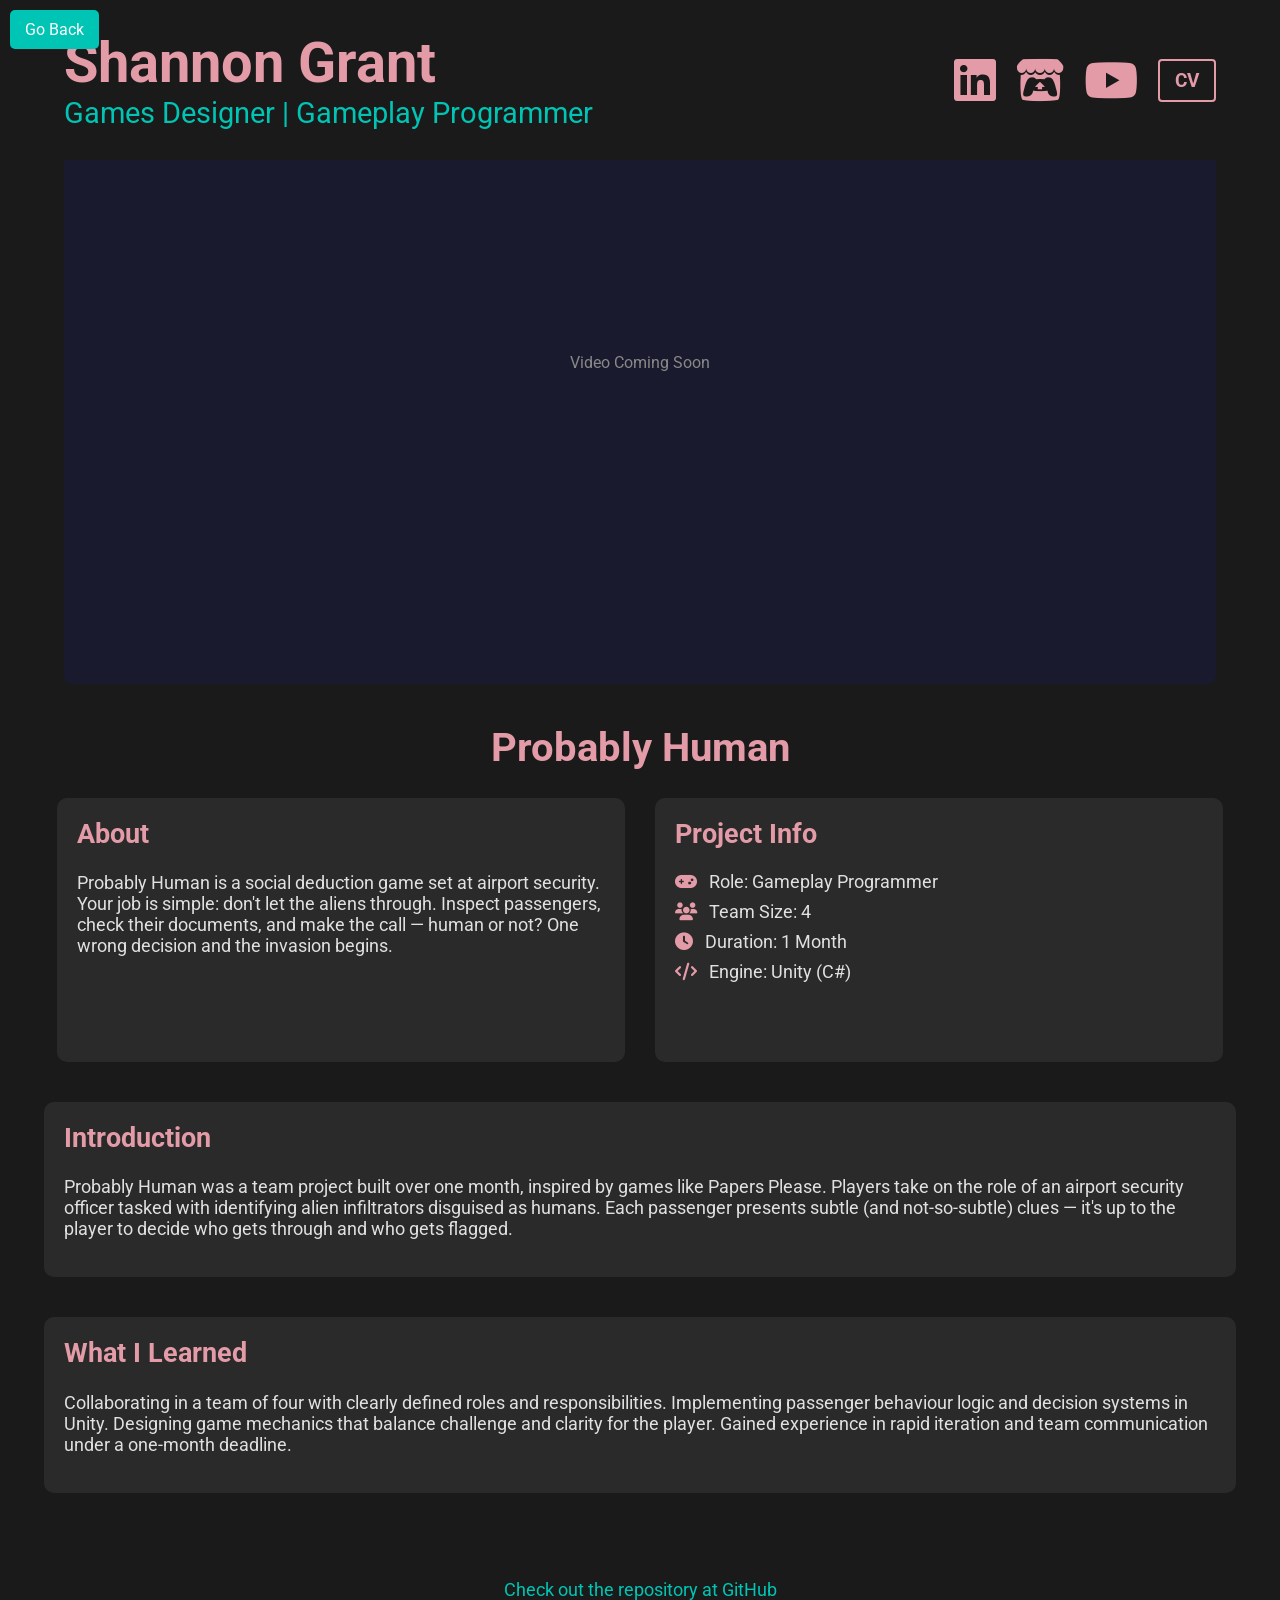
<file: ProbablyHuman.html>
<!DOCTYPE html>
<html lang="en">
<head>
  <meta charset="UTF-8">
  <meta name="viewport" content="width=device-width, initial-scale=1.0">
  <title>Probably Human - Details</title>
  <link rel="stylesheet" href="https://cdnjs.cloudflare.com/ajax/libs/font-awesome/6.4.2/css/all.min.css">
  <link href="https://fonts.googleapis.com/css2?family=Roboto:wght@400;700&display=swap" rel="stylesheet">
  <link rel="stylesheet" href="style.css">
  <link rel="stylesheet" href="details.css">
</head>
<body>
  <a href="index.html" class="back-btn">Go Back</a>
  <header>
    <div class="header-container">
      <div class="profile-text-top">
        <h1>Shannon Grant</h1>
        <p class="title">Games Designer | Gameplay Programmer</p>
      </div>
      <div class="social-links">
        <a href="https://uk.linkedin.com/in/shannon-grant-390736309" target="_blank" aria-label="LinkedIn"><i class="fab fa-linkedin"></i></a>
        <a href="https://milkobop.itch.io/" target="_blank" aria-label="Itch.io"><i class="fab fa-itch-io"></i></a>
        <a href="https://www.youtube.com/@Milkobop" target="_blank" aria-label="YouTube"><i class="fab fa-youtube"></i></a>
        <a href="CV.pdf" target="_blank" class="cv-btn" aria-label="CV">CV</a>
      </div>
    </div>
  </header>

  <main class="details-container">
    <section class="game-video-section">
      <div class="video-wrapper" style="background:#1a1a2e; display:flex; align-items:center; justify-content:center; border-radius:8px;">
        <span style="color:#888; font-family:Roboto,sans-serif; font-size:1rem;">Video Coming Soon</span>
      </div>
    </section>
    <h1 class="game-title">Probably Human</h1>

    <section class="cards-section">
      <div class="card" id="about-card">
        <h2>About</h2>
        <p>Probably Human is a social deduction game set at airport security. Your job is simple: don't let the aliens through. Inspect passengers, check their documents, and make the call — human or not? One wrong decision and the invasion begins.</p>
      </div>
      <div class="card" id="project-info-card">
        <h2>Project Info</h2>
        <ul class="project-info-list">
          <li><i class="fas fa-gamepad"></i> Role: Gameplay Programmer</li>
          <li><i class="fas fa-users"></i> Team Size: 4</li>
          <li><i class="fas fa-clock"></i> Duration: 1 Month</li>
          <li><i class="fas fa-code"></i> Engine: Unity (C#)</li>
          
        </ul>
      </div>
    </section>

    <section class="full-section" id="introduction">
      <h2 class="section-title">Introduction</h2>
      <p>Probably Human was a team project built over one month, inspired by games like Papers Please. Players take on the role of an airport security officer tasked with identifying alien infiltrators disguised as humans. Each passenger presents subtle (and not-so-subtle) clues — it's up to the player to decide who gets through and who gets flagged.</p>
    </section>

    <section class="full-section" id="what-i-learned">
      <h2 class="section-title">What I Learned</h2>
      <p>Collaborating in a team of four with clearly defined roles and responsibilities. Implementing passenger behaviour logic and decision systems in Unity. Designing game mechanics that balance challenge and clarity for the player. Gained experience in rapid iteration and team communication under a one-month deadline.</p>
    </section>
  </main>

  <footer class="details-footer">
    <p>
      <a href="https://github.com/milkobop" target="_blank">Check out the repository at GitHub</a>
    </p>
  </footer>
</body>
</html>
</file>
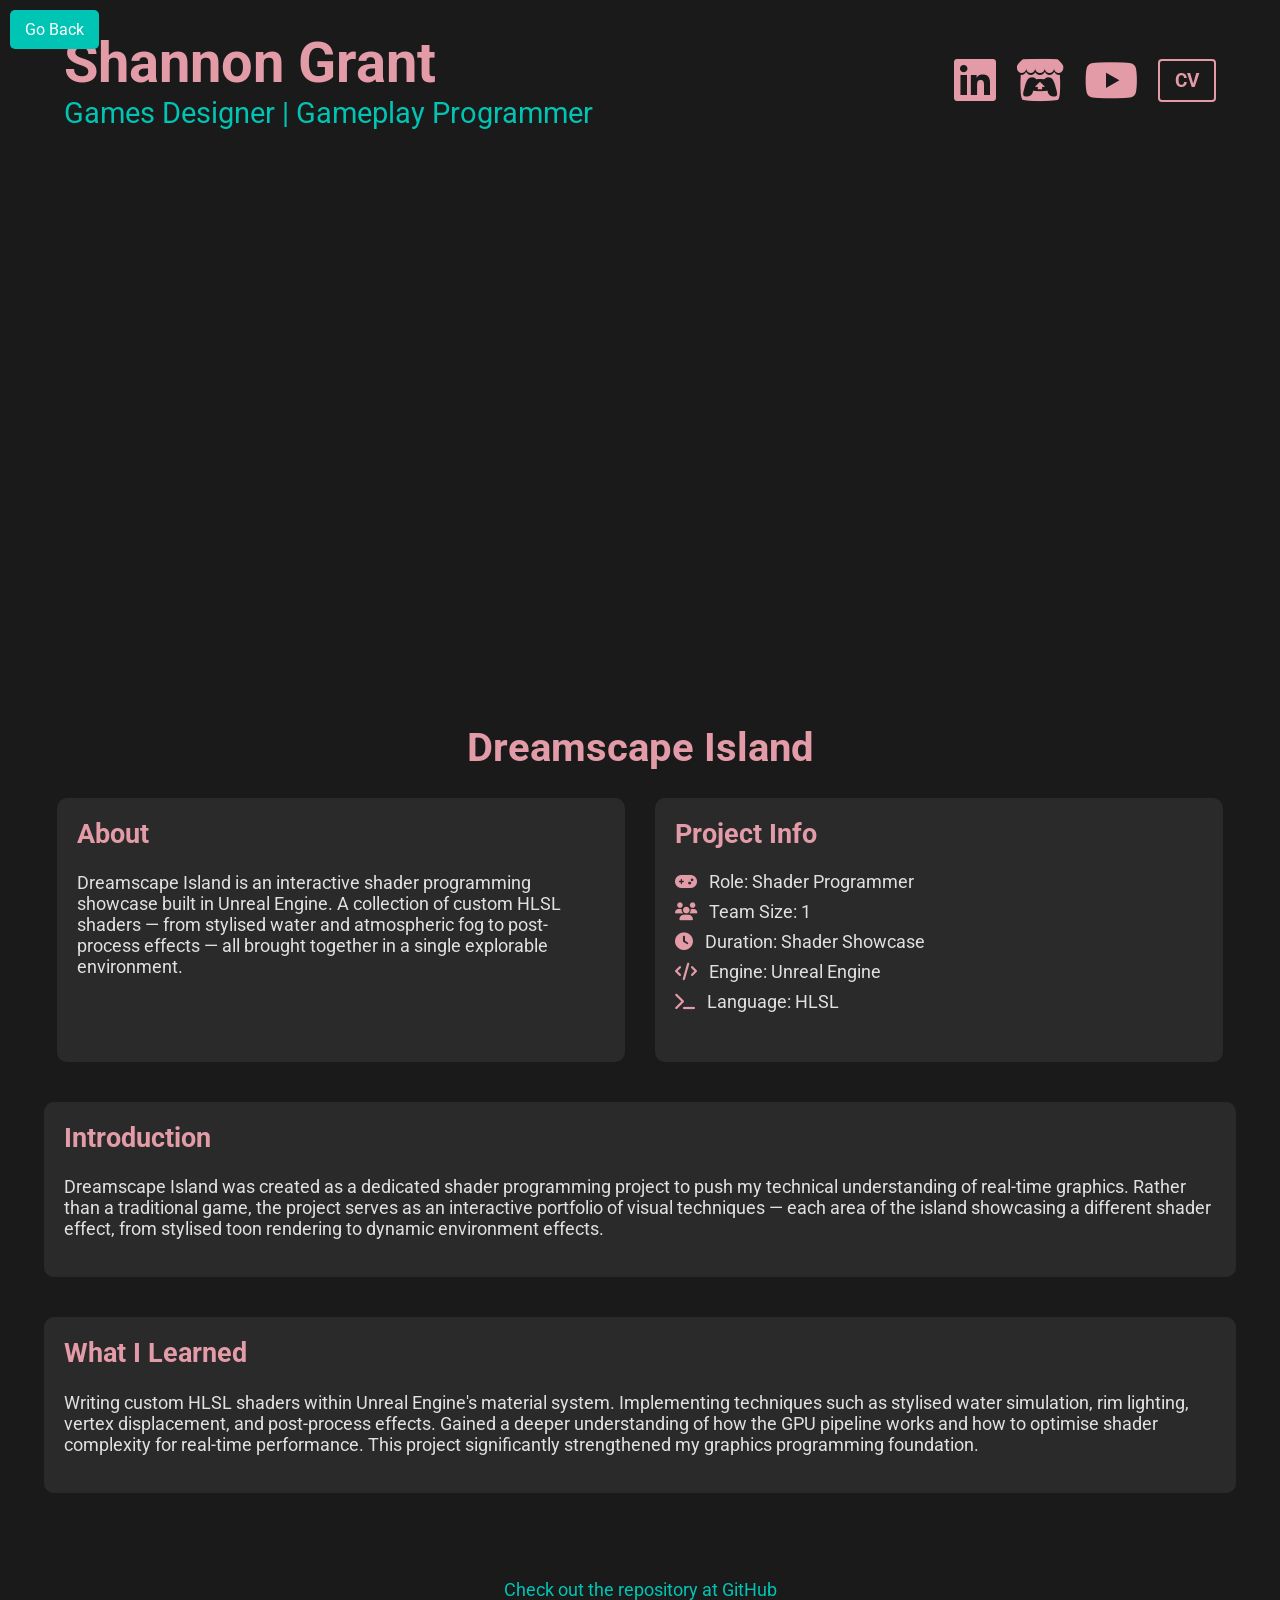
<file: ShaderProgramming.html>
<!DOCTYPE html>
<html lang="en">
<head>
  <meta charset="UTF-8">
  <meta name="viewport" content="width=device-width, initial-scale=1.0">
  <title>Dreamscape Island - Details</title>
  <link rel="stylesheet" href="https://cdnjs.cloudflare.com/ajax/libs/font-awesome/6.4.2/css/all.min.css">
  <link href="https://fonts.googleapis.com/css2?family=Roboto:wght@400;700&display=swap" rel="stylesheet">
  <link rel="stylesheet" href="style.css">
  <link rel="stylesheet" href="details.css">
</head>
<body>
  <a href="index.html" class="back-btn">Go Back</a>
  <header>
    <div class="header-container">
      <div class="profile-text-top">
        <h1>Shannon Grant</h1>
        <p class="title">Games Designer | Gameplay Programmer</p>
      </div>
      <div class="social-links">
        <a href="https://uk.linkedin.com/in/shannon-grant-390736309" target="_blank" aria-label="LinkedIn"><i class="fab fa-linkedin"></i></a>
        <a href="https://milkobop.itch.io/" target="_blank" aria-label="Itch.io"><i class="fab fa-itch-io"></i></a>
        <a href="https://www.youtube.com/@Milkobop" target="_blank" aria-label="YouTube"><i class="fab fa-youtube"></i></a>
        <a href="CV.pdf" target="_blank" class="cv-btn" aria-label="CV">CV</a>
      </div>
    </div>
  </header>

  <main class="details-container">
    <section class="game-video-section">
      <div class="video-wrapper">
        <iframe width="100%" height="100%"
          src="https://www.youtube.com/embed/JZT0EwiTYFw?autoplay=1&mute=1&controls=1&modestbranding=1&rel=0"
          title="Dreamscape Island" frameborder="0"
          allow="accelerometer; autoplay; clipboard-write; encrypted-media; gyroscope; picture-in-picture" allowfullscreen>
        </iframe>
      </div>
    </section>
    <h1 class="game-title">Dreamscape Island</h1>

    <section class="cards-section">
      <div class="card" id="about-card">
        <h2>About</h2>
        <p>Dreamscape Island is an interactive shader programming showcase built in Unreal Engine. A collection of custom HLSL shaders — from stylised water and atmospheric fog to post-process effects — all brought together in a single explorable environment.</p>
      </div>
      <div class="card" id="project-info-card">
        <h2>Project Info</h2>
        <ul class="project-info-list">
          <li><i class="fas fa-gamepad"></i> Role: Shader Programmer</li>
          <li><i class="fas fa-users"></i> Team Size: 1</li>
          <li><i class="fas fa-clock"></i> Duration: Shader Showcase</li>
          <li><i class="fas fa-code"></i> Engine: Unreal Engine</li>
          <li><i class="fas fa-terminal"></i> Language: HLSL</li>
        </ul>
      </div>
    </section>

    <section class="full-section" id="introduction">
      <h2 class="section-title">Introduction</h2>
      <p>Dreamscape Island was created as a dedicated shader programming project to push my technical understanding of real-time graphics. Rather than a traditional game, the project serves as an interactive portfolio of visual techniques — each area of the island showcasing a different shader effect, from stylised toon rendering to dynamic environment effects.</p>
    </section>

    <section class="full-section" id="what-i-learned">
      <h2 class="section-title">What I Learned</h2>
      <p>Writing custom HLSL shaders within Unreal Engine's material system. Implementing techniques such as stylised water simulation, rim lighting, vertex displacement, and post-process effects. Gained a deeper understanding of how the GPU pipeline works and how to optimise shader complexity for real-time performance. This project significantly strengthened my graphics programming foundation.</p>
    </section>
  </main>

  <footer class="details-footer">
    <p>
      <a href="https://github.com/milkobop" target="_blank">Check out the repository at GitHub</a>
    </p>
  </footer>
</body>
</html>
</file>
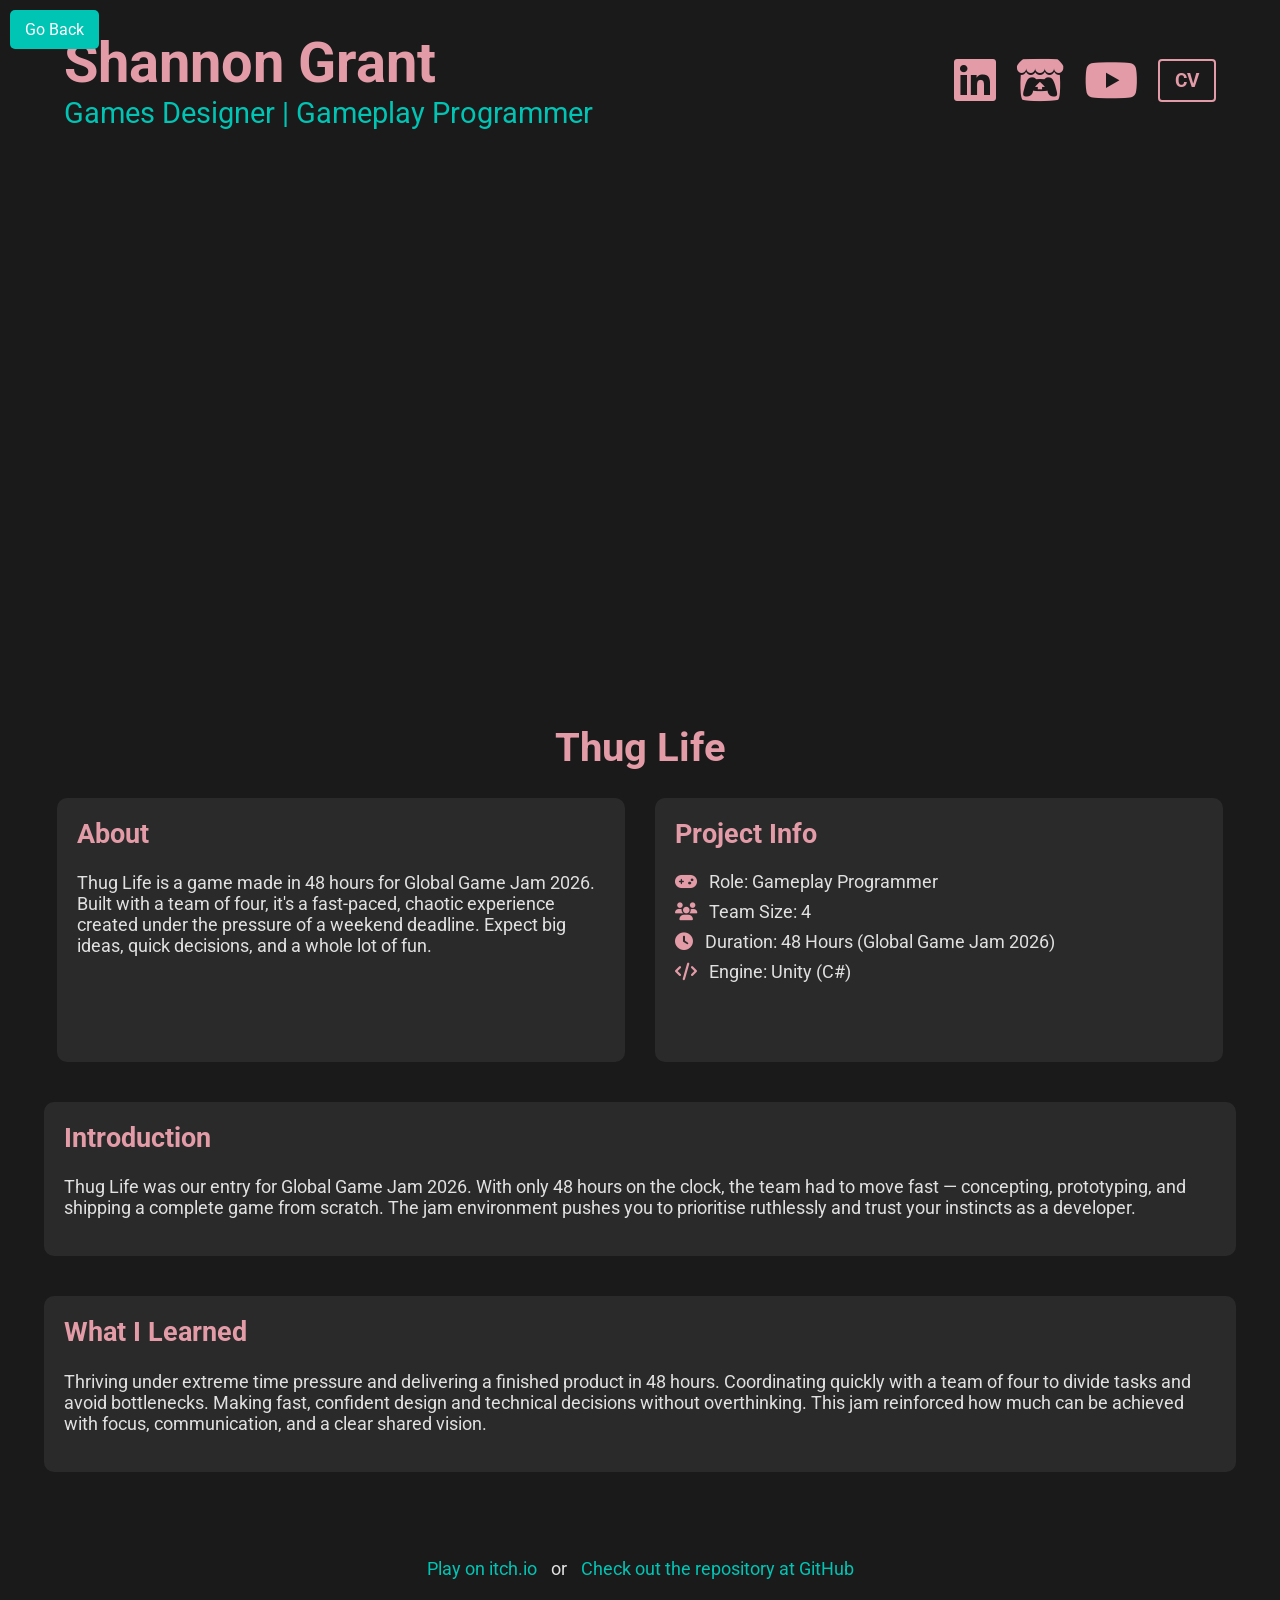
<file: ThugLife.html>
<!DOCTYPE html>
<html lang="en">
<head>
  <meta charset="UTF-8">
  <meta name="viewport" content="width=device-width, initial-scale=1.0">
  <title>Thug Life - Details</title>
  <link rel="stylesheet" href="https://cdnjs.cloudflare.com/ajax/libs/font-awesome/6.4.2/css/all.min.css">
  <link href="https://fonts.googleapis.com/css2?family=Roboto:wght@400;700&display=swap" rel="stylesheet">
  <link rel="stylesheet" href="style.css">
  <link rel="stylesheet" href="details.css">
</head>
<body>
  <a href="index.html" class="back-btn">Go Back</a>
  <header>
    <div class="header-container">
      <div class="profile-text-top">
        <h1>Shannon Grant</h1>
        <p class="title">Games Designer | Gameplay Programmer</p>
      </div>
      <div class="social-links">
        <a href="https://uk.linkedin.com/in/shannon-grant-390736309" target="_blank" aria-label="LinkedIn"><i class="fab fa-linkedin"></i></a>
        <a href="https://milkobop.itch.io/" target="_blank" aria-label="Itch.io"><i class="fab fa-itch-io"></i></a>
        <a href="https://www.youtube.com/@Milkobop" target="_blank" aria-label="YouTube"><i class="fab fa-youtube"></i></a>
        <a href="CV.pdf" target="_blank" class="cv-btn" aria-label="CV">CV</a>
      </div>
    </div>
  </header>

  <main class="details-container">
    <section class="game-video-section">
      <div class="video-wrapper">
        <iframe width="100%" height="100%"
          src="https://www.youtube.com/embed/WnVXUKbKDXo?autoplay=1&mute=1&controls=1&modestbranding=1&rel=0"
          title="Thug Life" frameborder="0"
          allow="accelerometer; autoplay; clipboard-write; encrypted-media; gyroscope; picture-in-picture" allowfullscreen>
        </iframe>
      </div>
    </section>
    <h1 class="game-title">Thug Life</h1>

    <section class="cards-section">
      <div class="card" id="about-card">
        <h2>About</h2>
        <p>Thug Life is a game made in 48 hours for Global Game Jam 2026. Built with a team of four, it's a fast-paced, chaotic experience created under the pressure of a weekend deadline. Expect big ideas, quick decisions, and a whole lot of fun.</p>
      </div>
      <div class="card" id="project-info-card">
        <h2>Project Info</h2>
        <ul class="project-info-list">
          <li><i class="fas fa-gamepad"></i> Role: Gameplay Programmer</li>
          <li><i class="fas fa-users"></i> Team Size: 4</li>
          <li><i class="fas fa-clock"></i> Duration: 48 Hours (Global Game Jam 2026)</li>
          <li><i class="fas fa-code"></i> Engine: Unity (C#)</li>
          
        </ul>
      </div>
    </section>

    <section class="full-section" id="introduction">
      <h2 class="section-title">Introduction</h2>
      <p>Thug Life was our entry for Global Game Jam 2026. With only 48 hours on the clock, the team had to move fast — concepting, prototyping, and shipping a complete game from scratch. The jam environment pushes you to prioritise ruthlessly and trust your instincts as a developer.</p>
    </section>

    <section class="full-section" id="what-i-learned">
      <h2 class="section-title">What I Learned</h2>
      <p>Thriving under extreme time pressure and delivering a finished product in 48 hours. Coordinating quickly with a team of four to divide tasks and avoid bottlenecks. Making fast, confident design and technical decisions without overthinking. This jam reinforced how much can be achieved with focus, communication, and a clear shared vision.</p>
    </section>
  </main>

  <footer class="details-footer">
    <p>
      <a href="https://milkobop.itch.io/" target="_blank">Play on itch.io</a> or <a href="https://github.com/milkobop" target="_blank">Check out the repository at GitHub</a>
    </p>
  </footer>
</body>
</html>
</file>
<file: style.css>
/* General Styles */
body {
  font-family: 'Roboto', Arial, sans-serif;
  font-size: 18px;
  color: #e0e0e0;
  background-color: #1a1a1a;
  margin: 0;
  padding: 0;
  overflow-x: hidden;
  padding-top: 40px;
  transition: opacity 0.5s ease;
}

body.fade-out {
  opacity: 0;
}

/* Header */
header {
  position: fixed;
  top: 0;
  left: 0;
  width: 100%;
  z-index: 9999;
  background-color: #1a1a1a;
  padding: 30px 0;
}

.header-container {
  width: 90%;
  max-width: 1400px;
  margin: 0 auto;
  display: flex;
  align-items: center;
  justify-content: space-between;
}

.profile-text-top {
  text-align: left;
}

.profile-text-top h1 {
  margin: 0;
  font-size: 3.5rem;
  color: #e29ba7;
  font-weight: 700;
}

.profile-text-top .title {
  margin: 0;
  font-size: 1.8rem;
  color: #00C4B4;
  font-weight: 400;
}

/* Social Links & CV Button */
.social-links {
  display: flex;
  gap: 20px;
  align-items: center;
}

.social-links a {
  text-decoration: none;
}

.social-links a i {
  font-size: 3rem;
  color: #e29ba7;
  transition: color 0.3s;
}

.social-links a:hover i {
  color: #00C4B4;
}

.cv-btn {
  color: #e29ba7;
  border: 2px solid #e29ba7;
  padding: 8px 15px;
  border-radius: 4px;
  font-weight: 700;
  font-size: 1.2rem;
  text-decoration: none;
  display: flex;
  align-items: center;
  gap: 8px;
  transition: background-color 0.3s, color 0.3s;
}

.cv-btn:hover {
  background-color: #e29ba7;
  color: #1a1a1a;
}

/* Trailer Section */
.trailer-section {
  margin-top: 100px;
  text-align: center;
}

.trailer-section .trailer-title {
  font-size: 2rem;
  color: #00C4B4;
  margin-bottom: 20px;
}

.trailer-video-wrapper, #player {
  position: relative;
  width: 1152px;
  height: 644px;
  margin: 0 auto;
  background: #000;
}

.trailer-video-wrapper video {
  width: 100%;
  height: 100%;
  object-fit: contain;
  object-position: top;
}

.play-btn {
  position: absolute;
  top: 50%;
  left: 50%;
  transform: translate(-50%, -50%);
  color: #fff;
  font-size: 3rem;
  cursor: pointer;
  background: rgba(0, 0, 0, 0.5);
  border-radius: 50%;
  padding: 20px;
  transition: background 0.3s;
}

.play-btn:hover {
  background: rgba(0, 0, 0, 0.7);
}

/* About Me Section */
.about-me {
  width: 90%;
  max-width: 1400px;
  margin: 150px auto 40px; /* Increased top margin to prevent header overlap */
  text-align: center;
}

.about-me h2 {
  display: none; /* No heading if not required */
}

.about-content {
  display: flex;
  flex-direction: column;
  align-items: center;
  gap: 20px;
}

.about-pic img {
  width: 300px;
  height: 300px;
  border-radius: 50%;
  border: 4px solid #e29ba7;
  object-fit: cover;
}

.about-me .description {
  max-width: 600px;
  font-size: 1.2rem;
  line-height: 1.5;
}

/* Technical Experience Section */
.technical-experience {
  margin: 40px auto;
  text-align: center;
}

.technical-experience h2 {
  color: #00C4B4;
  font-size: 2rem;
  margin-bottom: 20px;
}

.tags {
  display: flex;
  justify-content: center;
  flex-wrap: wrap;
  gap: 10px;
}

.tag {
  display: inline-block;
  background-color: #2a2a2a;
  color: #e0e0e0;
  padding: 5px 10px;
  border-radius: 20px;
  font-size: 1rem;
}

/* Game Collection Section */
.game-collection {
  width: 90%;
  max-width: 1400px;
  margin: 60px auto;
  text-align: left;
}

.game-collection h2 {
  font-size: 2.5rem;
  color: #00C4B4;
  margin-bottom: 30px;
  letter-spacing: 1px;
}

.game-grid {
  display: grid;
  grid-template-columns: repeat(2, 1fr);
  gap: 30px;
}

/* Card with Attached Box */
.card-with-box {
  width: 100%;
  max-width: 800px;
  border-radius: 10px;
  overflow: hidden;
  background-color: #2a2a2a;
  color: #e0e0e0;
  transition: transform 0.3s ease-in-out;
  position: relative;
  text-decoration: none;
  display: block;
  margin: 0 auto;
}

.card-with-box:hover {
  transform: scale(1.02);
}

.card-top {
  position: relative;
  width: 100%;
  height: 450px;
  overflow: hidden;
}

.card-top iframe {
  width: 100%;
  height: 100%;
  border: none;
}

.info-strip-translucent {
  position: absolute;
  bottom: 15px;
  left: 15px;
  background: rgba(0, 0, 0, 0.7);
  color: #fff;
  font-size: 1.1rem;
  padding: 8px 15px;
  border-radius: 5px;
  display: flex;
  gap: 20px;
  z-index: 1;
}

.info-strip-translucent i {
  margin-right: 8px;
}

.game-overlay {
  position: relative;
  z-index: 2;
  display: flex;
  flex-direction: column;
  justify-content: flex-end;
  height: 100%;
  padding: 20px;
  margin-top: 200px;
  text-align: left;
}

.game-overlay h3 {
  margin: 0 0 8px 0;
  font-size: 2.5rem;
  font-weight: 700;
  color: #e29ba7;
}

.game-subtitle {
  display: block;
  font-size: 1.2rem;
  margin-bottom: 15px;
  color: #e0e0e0;
}

.card-bottom {
  padding: 20px;
  background-color: #2a2a2a;
  position: relative;
  text-align: left;
}

.card-bottom h4 {
  margin: 0 0 15px 0;
  font-size: 2rem;
  font-weight: 700;
  color: #e29ba7;
}

.card-bottom p {
  margin: 0;
  font-size: 1.2rem;
  line-height: 1.5;
  color: #e0e0e0;
  text-align: left;
}

.arrow-top-right {
  position: absolute;
  bottom: 20px;
  right: 20px;
  display: flex;
  align-items: center;
  gap: 8px;
}

.arrow-top-right .arrow-text {
  font-size: 1.1rem;
  color: #e0e0e0;
}

.arrow-top-right i {
  color: #e29ba7;
  font-size: 1.5rem;
  transition: color 0.3s;
}

.card-with-box:hover .arrow-top-right i {
  color: #00C4B4;
}

/* Footer */
footer {
  text-align: center;
  padding: 30px;
  background-color: #1a1a1a;
  color: #e0e0e0;
  margin-top: 60px;
}

.footer-text {
  color: #e0e0e0;
  font-size: 1.2rem;
}

/* Mobile Styles */
@media only screen and (max-width: 768px) {
  /* Header adjustments */
  .header-container {
    flex-direction: column;
    align-items: center;
  }
  .profile-text-top h1 {
    font-size: 2.5rem;
  }
  .profile-text-top .title {
    font-size: 1.4rem;
  }
  .social-links a i {
    font-size: 2.5rem;
  }
  
  /* About Section */
  .about-me {
    margin-top: 120px;
    padding: 0 20px;
  }
  .about-content {
    flex-direction: column;
    text-align: center;
  }
  
  /* Trailer Section */
  .trailer-video-wrapper, #player {
    width: 100%;
    height: auto;
  }
  
  /* Game Collection - adjust grid to one column */
  .game-grid {
    grid-template-columns: 1fr;
  }
  
  /* Adjust font sizes */
  .game-title {
    font-size: 2rem;
  }
  
  /* Cards Section */
  .cards-section {
    flex-direction: column;
    gap: 20px;
  }
  
  /* Footer */
  footer {
    padding: 20px;
    font-size: 1rem;
  }
}
</file>
<file: portfolio-enhancements.css>
/* Portfolio enhancements — extends the original Milkobop palette */
:root{--milk-pink:#e29ba7;--milk-teal:#00c4b4;--milk-panel:#262626;--milk-border:#454545}
html{scroll-behavior:smooth}
.portfolio-hero,.portfolio-section{width:90%;max-width:1400px;margin:64px auto}
.portfolio-hero{margin-top:155px;padding:36px 40px;box-sizing:border-box;border:1px solid var(--milk-border);border-radius:16px;background:linear-gradient(125deg,#2d2629 0%,#202629 100%)}
.hero-eyebrow,.section-eyebrow{color:var(--milk-teal);letter-spacing:.13em;text-transform:uppercase;font-size:.82rem;font-weight:700;margin:0 0 12px}
.portfolio-hero h2{font-size:clamp(2rem,4vw,3.5rem);color:var(--milk-pink);line-height:1.14;margin:0 0 14px}
.portfolio-hero p{max-width:850px;line-height:1.6}
.hero-actions,.quick-links,.project-filters{display:flex;gap:12px;flex-wrap:wrap;margin-top:22px}
.hero-button,.filter-button{display:inline-flex;align-items:center;gap:8px;border-radius:24px;padding:11px 18px;border:1px solid var(--milk-pink);background:transparent;color:#f3e9eb;text-decoration:none;font:inherit;font-size:1rem;cursor:pointer;transition:background .2s,color .2s}
.hero-button.primary,.filter-button[aria-pressed="true"]{background:var(--milk-pink);color:#1a1a1a}
.hero-button:hover,.filter-button:hover{background:var(--milk-teal);border-color:var(--milk-teal);color:#111}
.portfolio-section h2{color:var(--milk-teal);font-size:clamp(1.8rem,3vw,2.5rem);margin:0 0 15px}
.portfolio-intro{max-width:850px;line-height:1.65;color:#ddd;margin:0 0 25px}
.portfolio-cards{display:grid;grid-template-columns:repeat(auto-fit,minmax(255px,1fr));gap:18px}
.portfolio-card{background:var(--milk-panel);border:1px solid var(--milk-border);border-radius:12px;padding:24px}
.portfolio-card h3{color:var(--milk-pink);margin:0 0 9px;font-size:1.4rem}
.portfolio-card p{line-height:1.6;font-size:1rem;margin:0 0 12px}
.portfolio-card .minor{color:var(--milk-teal);font-size:.9rem;font-weight:700}
.portfolio-card a,.portfolio-section a.text-link{color:var(--milk-teal);text-underline-offset:4px}
.game-collection .project-filters{margin:0 0 25px}
.filter-button{padding:8px 15px;font-size:.92rem}
.card-with-box[hidden]{display:none!important}
.game-count{color:#ccc;font-size:.95rem;margin:12px 0 22px}
.about-me{margin-top:50px}
.trailer-section{margin-top:70px}
.portfolio-details{margin-top:45px}
.portfolio-details .portfolio-card{max-width:none}
.portfolio-details .portfolio-cards{grid-template-columns:repeat(auto-fit,minmax(250px,1fr))}
.portfolio-details .portfolio-intro{margin-bottom:16px}
.portfolio-details h2{font-size:2rem}
.portfolio-hero:focus-within,.portfolio-card:focus-within{outline-offset:3px}
@media(max-width:768px){.portfolio-hero{margin-top:195px;padding:25px 20px}.portfolio-hero,.portfolio-section{width:92%}.portfolio-cards{grid-template-columns:1fr}.hero-actions{align-items:stretch}.hero-button{justify-content:center}.profile-text-top .title{font-size:1.15rem}.about-me{margin-top:45px}}
@media(prefers-reduced-motion:reduce){html{scroll-behavior:auto}.hero-button,.filter-button{transition:none}}

/* Floating back-to-top control */
.back-to-top{position:fixed;right:24px;bottom:24px;z-index:9998;display:flex;align-items:center;gap:9px;padding:12px 17px;border:2px solid var(--milk-pink);border-radius:999px;background:#292929;color:#fff;font:700 1rem Roboto,Arial,sans-serif;box-shadow:0 6px 20px rgba(0,0,0,.35);cursor:pointer;transition:background .2s,transform .2s}
.back-to-top[hidden]{display:none!important}
.back-to-top:hover,.back-to-top:focus-visible{background:var(--milk-teal);color:#171717;transform:translateY(-3px);outline-offset:3px}
@media(max-width:768px){.back-to-top{right:14px;bottom:14px;padding:12px 15px}}
@media(prefers-reduced-motion:reduce){.back-to-top{transition:none}}
</file>
<file: details.css>
/* details.css */

/* Game Video Section */
.game-video-section {
    text-align: center;
    margin-bottom: 40px;
  }
  .video-wrapper {
    margin: 0 auto;
    width: 1152px;
    height: 644px;
  }
  .video-wrapper video {
    width: 100%;
    height: 100%;
    object-fit: cover;
  }
  .game-title {
    font-size: 2.5rem;
    margin-top: 20px;
    color: #e29ba7;
    text-align: center;
    max-width: 900px;
    margin-left: auto;
    margin-right: auto;
  }
  
  
  /* Feedback Section */
  .feedback-section {
    text-align: center;
    margin-bottom: 40px;
  }
  .feedback-section h2 {
    color: #e29ba7; /* Pink title */
    margin-bottom: 20px;
    text-align: center;
  }
  .feedback-section blockquote {
    font-style: italic;
    margin: 20px auto;
    max-width: 800px;
  }
  
  /* Cards Section */
  .cards-section {
    display: flex;
    justify-content: center;
    gap: 30px;
    margin-bottom: 40px;
  }
  .cards-section .card {
    width: 568px;
    height: 264px;
    background-color: #2a2a2a;
    border-radius: 10px;
    padding: 20px;
    box-sizing: border-box;
  }
  .cards-section .card h2 {
    margin-top: 0;
    color: #e29ba7; /* Pink */
  }
  
  /* Team Photo Section */
  .team-photo-section {
    text-align: center;
    margin-bottom: 40px;
  }
  .team-photo-section h2 {
    color: #e29ba7; /* Pink */
  }
  .team-photo-section img {
    max-width: 100%;
    height: auto;
    border-radius: 10px;
  }
  
  /* Full-Width Sections for Introduction and What I Learned */
  .full-section {
    width: 90%;
    max-width: 1400px;
    margin: 40px auto;
    padding: 20px;
    background-color: #2a2a2a;
    border-radius: 10px;
  }
  .full-section .section-title {
    color: #e29ba7; /* Pink */
    margin-top: 0;
  }
  .project-info-list {
    list-style: none;
    padding: 0;
    margin: 0;
  }
  
  .project-info-list li {
    margin-bottom: 10px;
    font-size: 1.1rem;
  }
  
  .project-info-list li i {
    margin-right: 8px;
    color: #e29ba7; /* Optional: Use pink for the icons */
  }
  /* Back Button */
  .back-btn {
    position: fixed;
    top: 10px;
    left: 10px;
    background-color: #00C4B4; /* Green */
    color: #fff;
    padding: 10px 15px;
    border-radius: 5px;
    text-decoration: none;
    font-size: 1rem;
    z-index: 10000; /* Increased z-index so it sits above the header */
  }
  
  
  /* Details Footer */
  .details-footer {
    text-align: center;
    margin: 40px 0;
    font-size: 1.1rem;
  }
  
  .details-footer a {
    color: #00C4B4; /* Green */
    text-decoration: none;
    margin: 0 10px;
  }
  
  .details-footer a:hover {
    text-decoration: underline;
  }
  .game-banner-img {
    width: 100%;
    height: auto;
    max-width: 900px;      /* limits how big the image can get */
    border-radius: 12px;
    box-shadow: 0 4px 20px rgba(0, 0, 0, 0.3);
    display: block;
    margin: 0 auto;
  }
</file>
